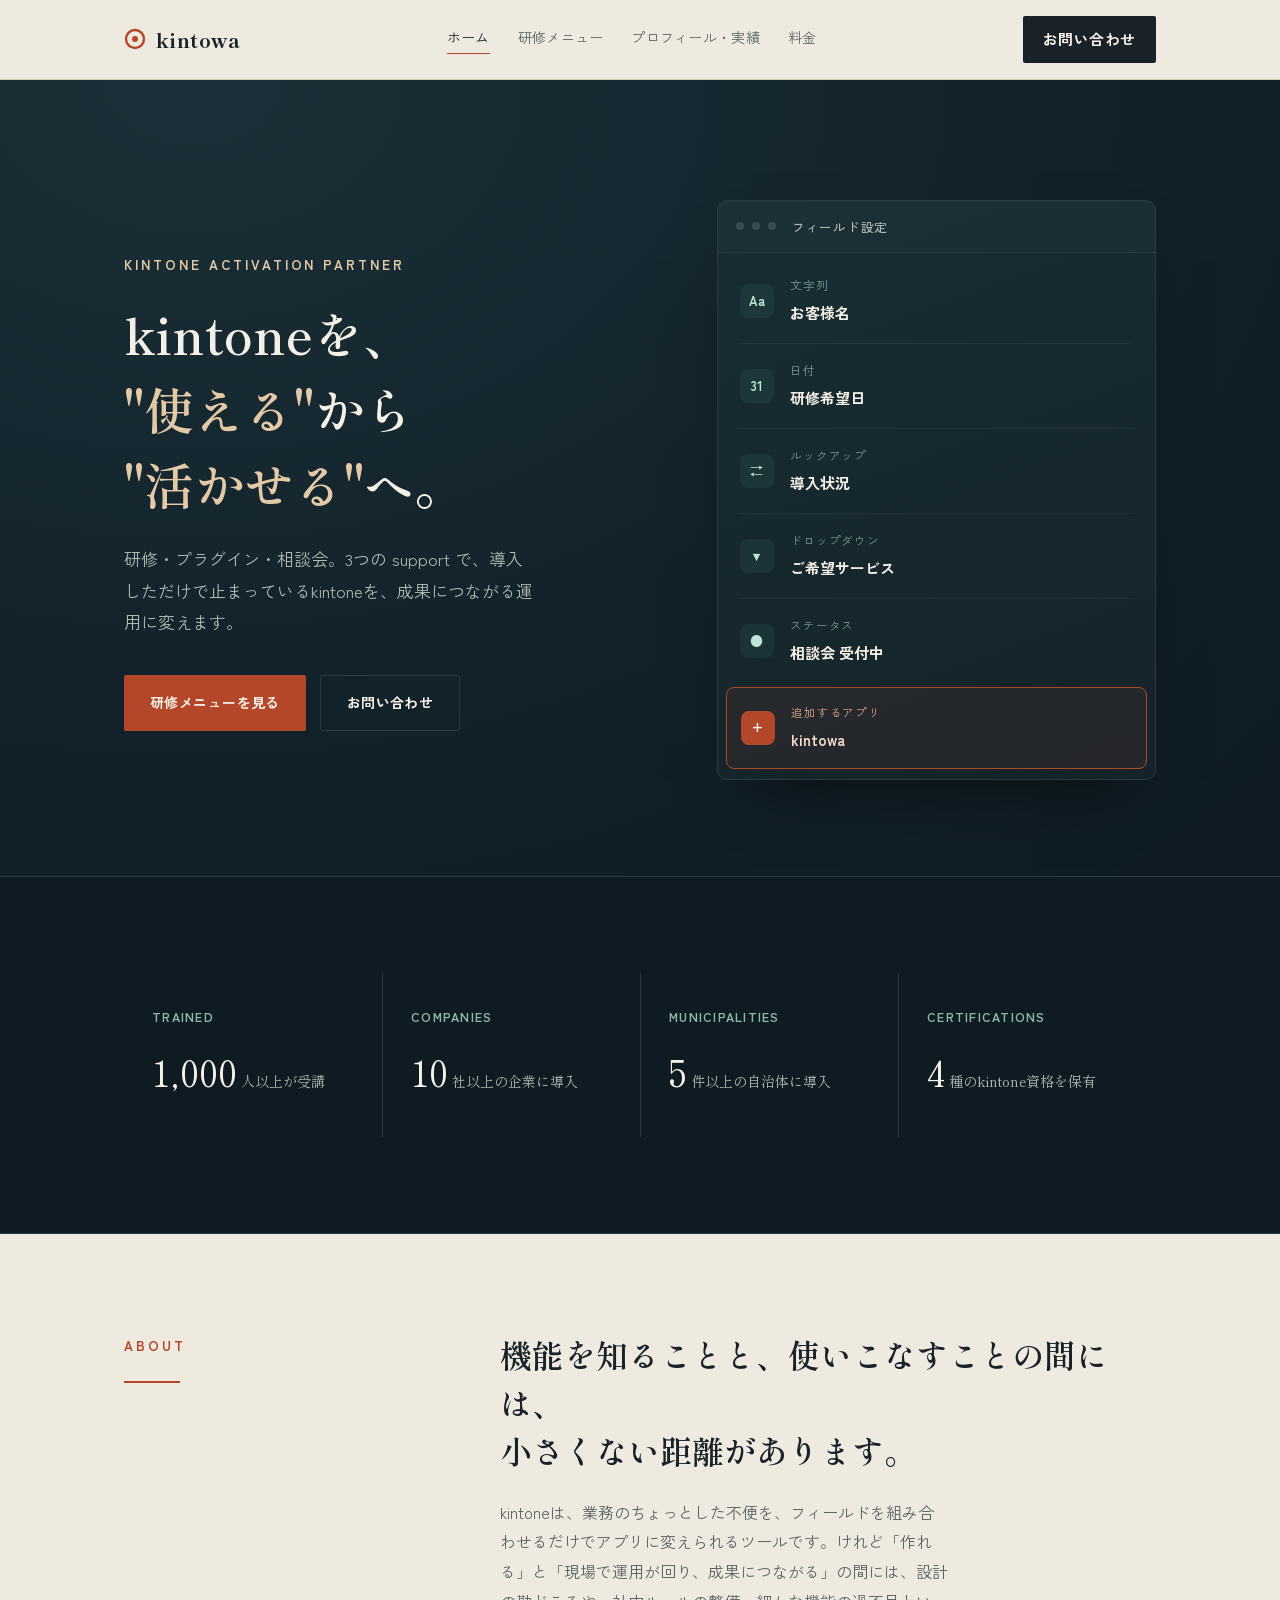
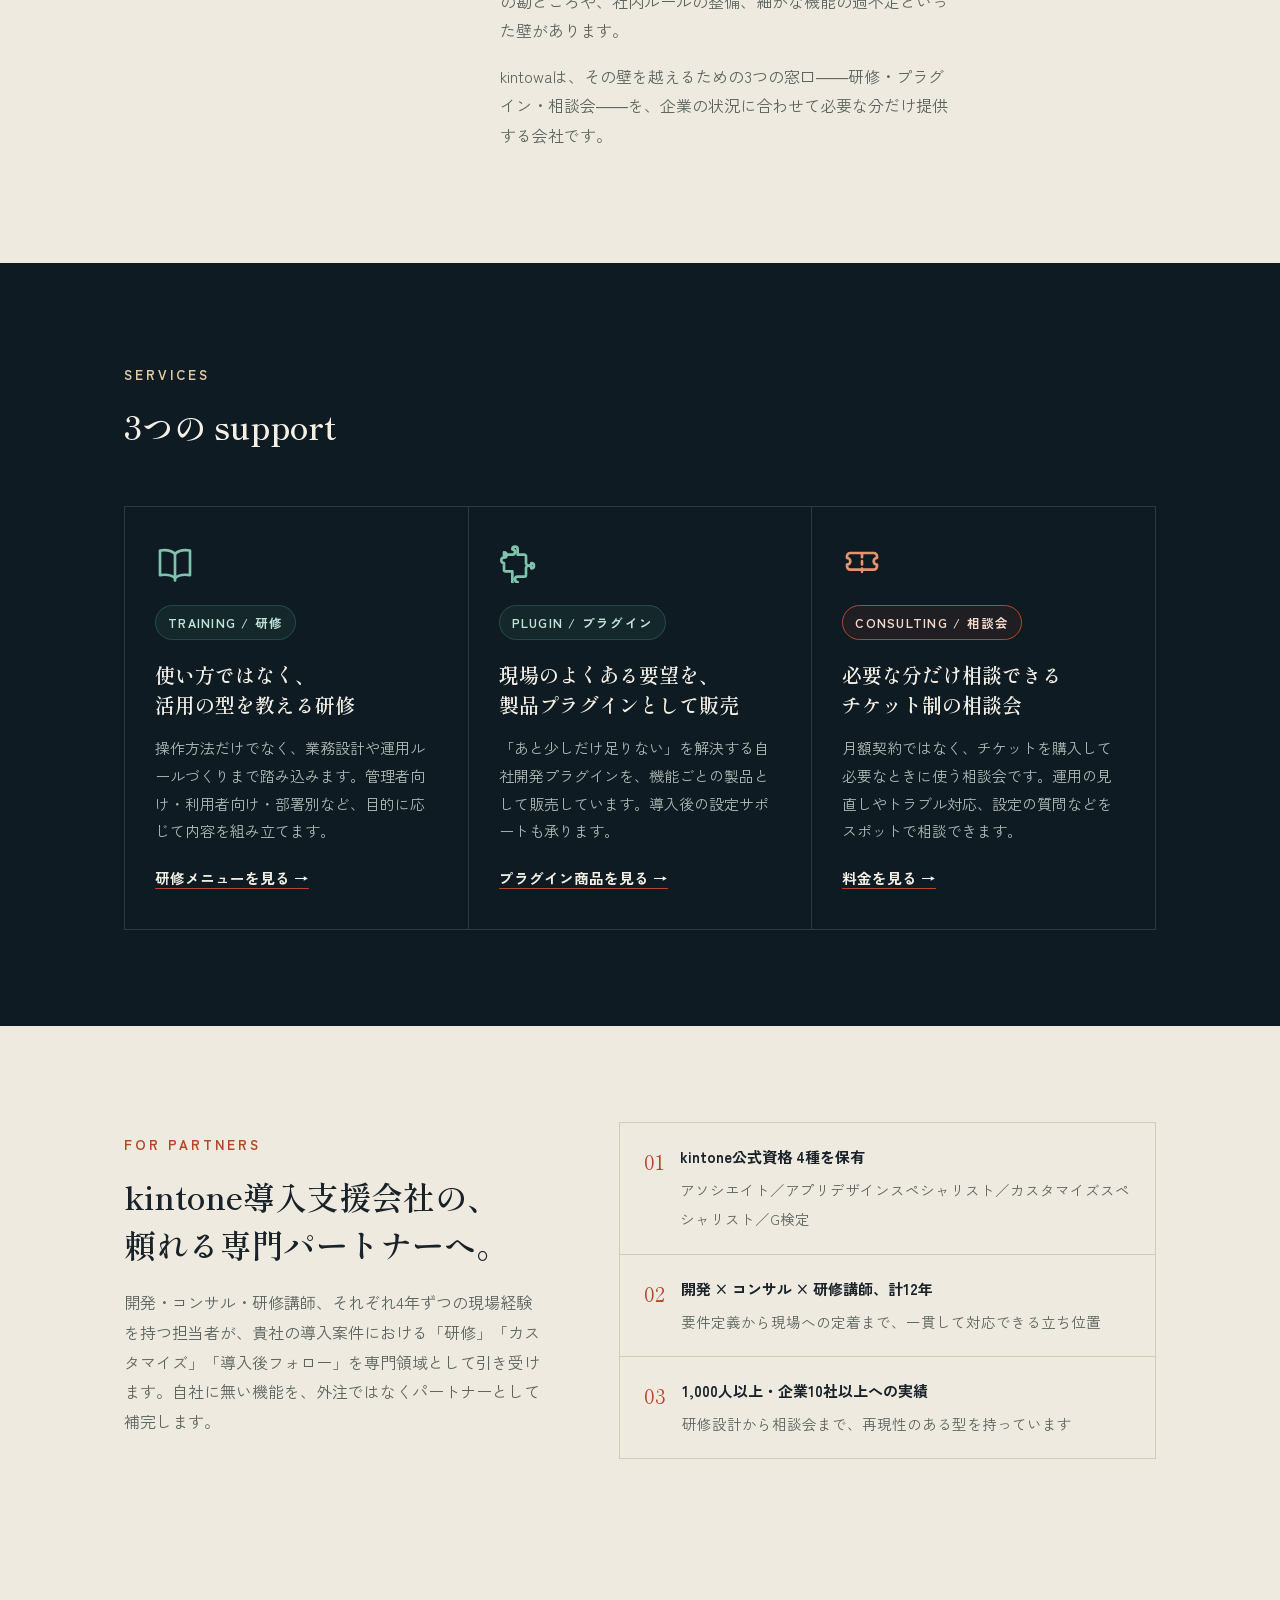
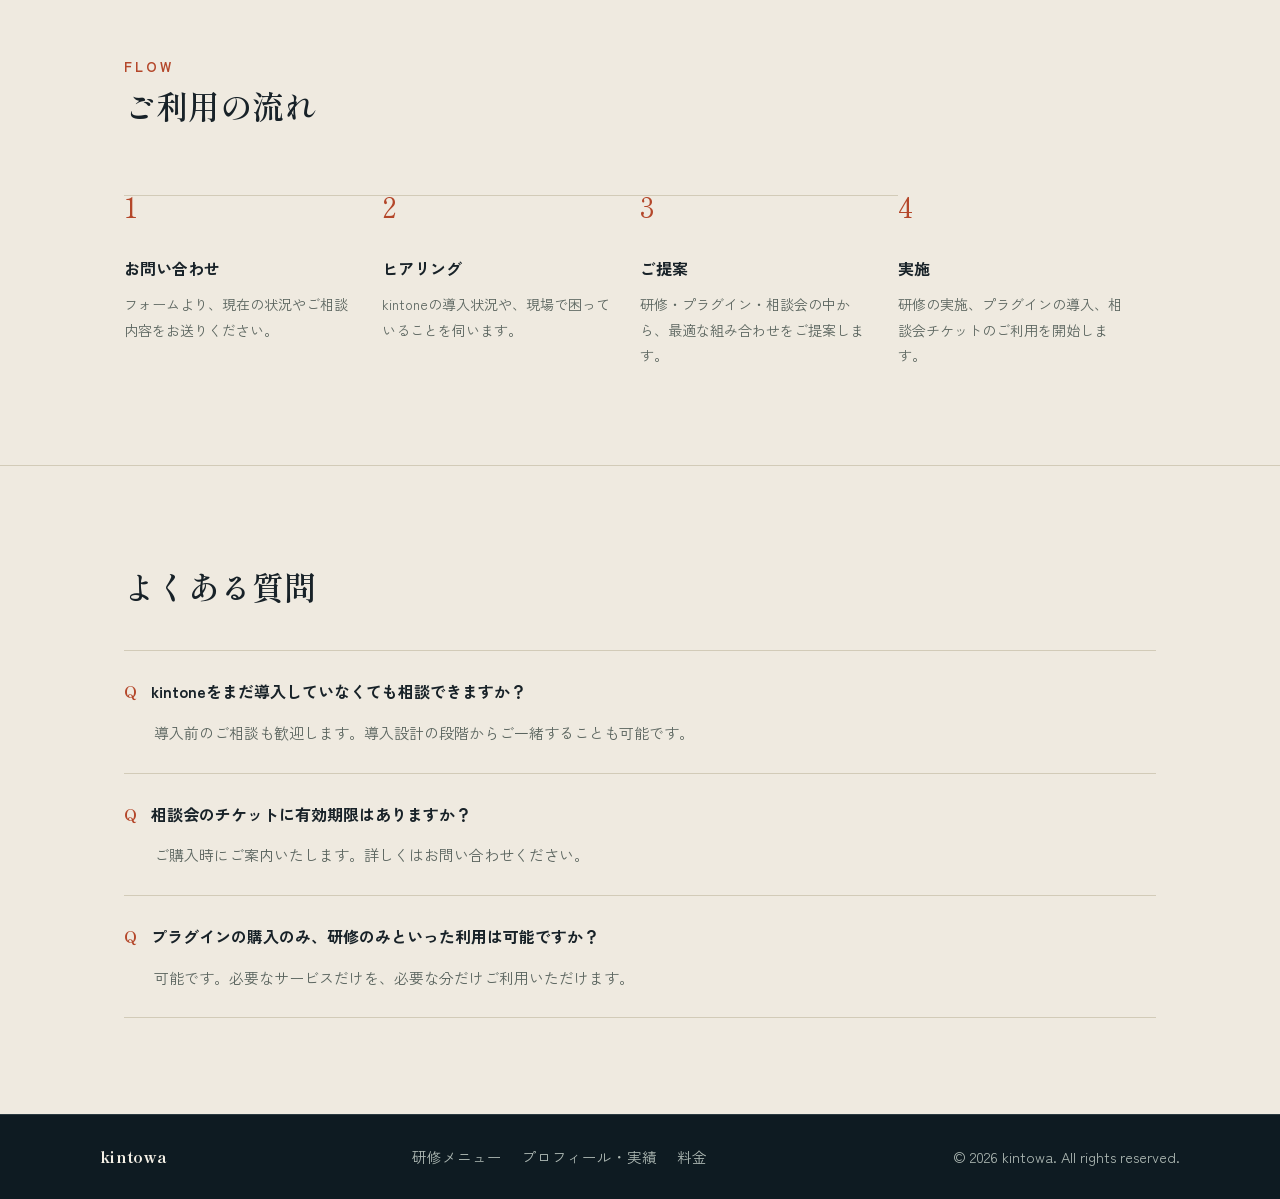
<file: index.html>
<!DOCTYPE html>
<html lang="ja">
<head>
<meta charset="UTF-8">
<meta name="viewport" content="width=device-width, initial-scale=1.0">
<title>kintowa | kintoneを、"使える"から"活かせる"へ</title>
<meta name="description" content="kintowaは、kintoneの研修・プラグイン販売・チケット制相談会を通じて、企業のkintone活用を支援する専門会社です。1,000人以上への研修実績。">
<link rel="stylesheet" href="assets/style.css">
</head>
<body>

<header class="on-light">
  <div class="header-inner">
    <a href="index.html" class="brand">
      <svg class="ring" viewBox="0 0 22 22"><circle cx="11" cy="11" r="9" fill="none" stroke="#B4472A" stroke-width="2.4"/><circle cx="11" cy="11" r="3" fill="#B4472A"/></svg>
      kintowa
    </a>
    <nav class="links">
      <a href="index.html" class="active">ホーム</a>
      <a href="training.html">研修メニュー</a>
      <a href="profile.html">プロフィール・実績</a>
      <a href="price.html">料金</a>
    </nav>
    <a href="price.html#contact" class="nav-cta">お問い合わせ</a>
  </div>
</header>

<section class="hero on-dark" id="top">
  <div class="wrap hero-grid">
    <div>
      <span class="kicker">kintone activation partner</span>
      <h1>kintoneを、<br><em>"使える"</em>から<br><em>"活かせる"</em>へ。</h1>
      <p class="lead">研修・プラグイン・相談会。3つの support で、導入しただけで止まっているkintoneを、成果につながる運用に変えます。</p>
      <div class="hero-cta">
        <a href="training.html" class="btn btn-primary">研修メニューを見る</a>
        <a href="price.html#contact" class="btn btn-ghost">お問い合わせ</a>
      </div>
    </div>
    <div class="field-panel" aria-hidden="true">
      <div class="panel-bar">
        <span class="dot"></span><span class="dot"></span><span class="dot"></span>
        <span class="panel-title">フィールド設定</span>
      </div>
      <div class="panel-body">
        <div class="field-row">
          <span class="field-icon">Aa</span>
          <div class="field-info"><span class="f-type">文字列</span><span class="f-name">お客様名</span></div>
        </div>
        <div class="field-row">
          <span class="field-icon">31</span>
          <div class="field-info"><span class="f-type">日付</span><span class="f-name">研修希望日</span></div>
        </div>
        <div class="field-row">
          <span class="field-icon">⇄</span>
          <div class="field-info"><span class="f-type">ルックアップ</span><span class="f-name">導入状況</span></div>
        </div>
        <div class="field-row">
          <span class="field-icon">▾</span>
          <div class="field-info"><span class="f-type">ドロップダウン</span><span class="f-name">ご希望サービス</span></div>
        </div>
        <div class="field-row">
          <span class="field-icon">●</span>
          <div class="field-info"><span class="f-type">ステータス</span><span class="f-name">相談会 受付中</span></div>
        </div>
        <div class="field-row highlight">
          <span class="field-icon">+</span>
          <div class="field-info"><span class="f-type">追加するアプリ</span><span class="f-name">kintowa</span></div>
        </div>
      </div>
    </div>
  </div>
</section>

<section class="stats" aria-label="実績数値">
  <div class="wrap stats-table">
    <div class="stat-cell">
      <div class="stat-label">TRAINED</div>
      <div class="stat-num">1,000<small>人以上が受講</small></div>
    </div>
    <div class="stat-cell">
      <div class="stat-label">COMPANIES</div>
      <div class="stat-num">10<small>社以上の企業に導入</small></div>
    </div>
    <div class="stat-cell">
      <div class="stat-label">MUNICIPALITIES</div>
      <div class="stat-num">5<small>件以上の自治体に導入</small></div>
    </div>
    <div class="stat-cell">
      <div class="stat-label">CERTIFICATIONS</div>
      <div class="stat-num">4<small>種のkintone資格を保有</small></div>
    </div>
  </div>
</section>

<section class="about on-light" id="about">
  <div class="wrap about-grid">
    <div>
      <span class="kicker">about</span>
      <div class="rule"></div>
    </div>
    <div>
      <h2>機能を知ることと、使いこなすことの間には、<br>小さくない距離があります。</h2>
      <p style="margin-top:24px;">kintoneは、業務のちょっとした不便を、フィールドを組み合わせるだけでアプリに変えられるツールです。けれど「作れる」と「現場で運用が回り、成果につながる」の間には、設計の勘どころや、社内ルールの整備、細かな機能の過不足といった壁があります。</p>
      <p>kintowaは、その壁を越えるための3つの窓口――研修・プラグイン・相談会――を、企業の状況に合わせて必要な分だけ提供する会社です。</p>
    </div>
  </div>
</section>

<section class="services on-dark" id="services">
  <div class="wrap">
    <div class="sec-head">
      <span class="kicker">services</span>
      <h2>3つの support</h2>
    </div>
    <div class="svc-grid">
      <div class="svc-card f1">
        <svg class="svc-icon f1" viewBox="0 0 24 24" fill="none" stroke="currentColor" stroke-width="1.6" stroke-linecap="round" stroke-linejoin="round">
          <path d="M12 6.5C10 4.6 6.8 3.9 3 4.5v14.8c3.8-.6 7-.1 9 1.7"/>
          <path d="M12 6.5c2-1.9 5.2-2.6 9-2v14.8c-3.8-.6-7-.1-9 1.7"/>
          <path d="M12 6.5v16"/>
        </svg>
        <span class="tagchip">TRAINING / 研修</span>
        <h3>使い方ではなく、<br>活用の型を教える研修</h3>
        <p>操作方法だけでなく、業務設計や運用ルールづくりまで踏み込みます。管理者向け・利用者向け・部署別など、目的に応じて内容を組み立てます。</p>
        <a href="training.html" class="svc-link">研修メニューを見る →</a>
      </div>
      <div class="svc-card f2">
        <svg class="svc-icon f2" viewBox="0 0 24 24" fill="none" stroke="currentColor" stroke-width="1.6" stroke-linecap="round" stroke-linejoin="round">
          <path d="M4 7h4a1.6 1.6 0 0 0 0-3.2 1.6 1.6 0 0 1 3.2 0V7h4a1 1 0 0 1 1 1v4a1.6 1.6 0 0 0 3.2 0 1.6 1.6 0 0 1 0 3.2 1.6 1.6 0 0 0-3.2 0v4a1 1 0 0 1-1 1h-4a1.6 1.6 0 0 0 0 3.2 1.6 1.6 0 0 1-3.2 0V17H4a1 1 0 0 1-1-1v-4a1.6 1.6 0 0 1 0-3.2 1.6 1.6 0 0 0 0-3.2V8a1 1 0 0 1 1-1z"/>
        </svg>
        <span class="tagchip">PLUGIN / プラグイン</span>
        <h3>現場のよくある要望を、<br>製品プラグインとして販売</h3>
        <p>「あと少しだけ足りない」を解決する自社開発プラグインを、機能ごとの製品として販売しています。導入後の設定サポートも承ります。</p>
        <a href="price.html#products" class="svc-link">プラグイン商品を見る →</a>
      </div>
      <div class="svc-card f3">
        <svg class="svc-icon f3" viewBox="0 0 24 24" fill="none" stroke="currentColor" stroke-width="1.6" stroke-linecap="round" stroke-linejoin="round">
          <path d="M3 8a2 2 0 0 1 2-2h14a2 2 0 0 1 2 2v1a2 2 0 0 0 0 4v1a2 2 0 0 1-2 2H5a2 2 0 0 1-2-2v-1a2 2 0 0 0 0-4V8z"/>
          <line x1="12" y1="6.5" x2="12" y2="17.5" stroke-dasharray="2 2.4"/>
        </svg>
        <span class="tagchip">CONSULTING / 相談会</span>
        <h3>必要な分だけ相談できる<br>チケット制の相談会</h3>
        <p>月額契約ではなく、チケットを購入して必要なときに使う相談会です。運用の見直しやトラブル対応、設定の質問などをスポットで相談できます。</p>
        <a href="price.html" class="svc-link">料金を見る →</a>
      </div>
    </div>
  </div>
</section>

<section class="partner on-light" id="partner">
  <div class="wrap partner-grid">
    <div>
      <span class="kicker">for partners</span>
      <h2 style="margin-top:14px;">kintone導入支援会社の、<br>頼れる専門パートナーへ。</h2>
      <p style="margin-top:20px;">開発・コンサル・研修講師、それぞれ4年ずつの現場経験を持つ担当者が、貴社の導入案件における「研修」「カスタマイズ」「導入後フォロー」を専門領域として引き受けます。自社に無い機能を、外注ではなくパートナーとして補完します。</p>
    </div>
    <div class="partner-badges">
      <div class="partner-badge">
        <span class="mk">01</span>
        <div class="tx">
          <b>kintone公式資格 4種を保有</b>
          <span>アソシエイト／アプリデザインスペシャリスト／カスタマイズスペシャリスト／G検定</span>
        </div>
      </div>
      <div class="partner-badge">
        <span class="mk">02</span>
        <div class="tx">
          <b>開発 × コンサル × 研修講師、計12年</b>
          <span>要件定義から現場への定着まで、一貫して対応できる立ち位置</span>
        </div>
      </div>
      <div class="partner-badge">
        <span class="mk">03</span>
        <div class="tx">
          <b>1,000人以上・企業10社以上への実績</b>
          <span>研修設計から相談会まで、再現性のある型を持っています</span>
        </div>
      </div>
    </div>
  </div>
</section>

<section class="flow on-light" id="flow">
  <div class="wrap">
    <div class="sec-head">
      <span class="kicker">flow</span>
      <h2>ご利用の流れ</h2>
    </div>
    <div class="steps">
      <div class="step">
        <span class="num">1</span>
        <h4>お問い合わせ</h4>
        <p>フォームより、現在の状況やご相談内容をお送りください。</p>
      </div>
      <div class="step">
        <span class="num">2</span>
        <h4>ヒアリング</h4>
        <p>kintoneの導入状況や、現場で困っていることを伺います。</p>
      </div>
      <div class="step">
        <span class="num">3</span>
        <h4>ご提案</h4>
        <p>研修・プラグイン・相談会の中から、最適な組み合わせをご提案します。</p>
      </div>
      <div class="step">
        <span class="num">4</span>
        <h4>実施</h4>
        <p>研修の実施、プラグインの導入、相談会チケットのご利用を開始します。</p>
      </div>
    </div>
  </div>
</section>

<section class="faq on-light" id="faq">
  <div class="wrap">
    <h2>よくある質問</h2>
    <div class="qa">
      <div class="q"><span class="mark">Q</span>kintoneをまだ導入していなくても相談できますか？</div>
      <div class="a">導入前のご相談も歓迎します。導入設計の段階からご一緒することも可能です。</div>
    </div>
    <div class="qa">
      <div class="q"><span class="mark">Q</span>相談会のチケットに有効期限はありますか？</div>
      <div class="a">ご購入時にご案内いたします。詳しくはお問い合わせください。</div>
    </div>
    <div class="qa">
      <div class="q"><span class="mark">Q</span>プラグインの購入のみ、研修のみといった利用は可能ですか？</div>
      <div class="a">可能です。必要なサービスだけを、必要な分だけご利用いただけます。</div>
    </div>
  </div>
</section>

<footer>
  <div class="wrap footer-inner">
    <span class="brand">kintowa</span>
    <div class="footer-links">
      <a href="training.html">研修メニュー</a>
      <a href="profile.html">プロフィール・実績</a>
      <a href="price.html">料金</a>
    </div>
    <span>© 2026 kintowa. All rights reserved.</span>
  </div>
</footer>

</body>
</html>
</file>
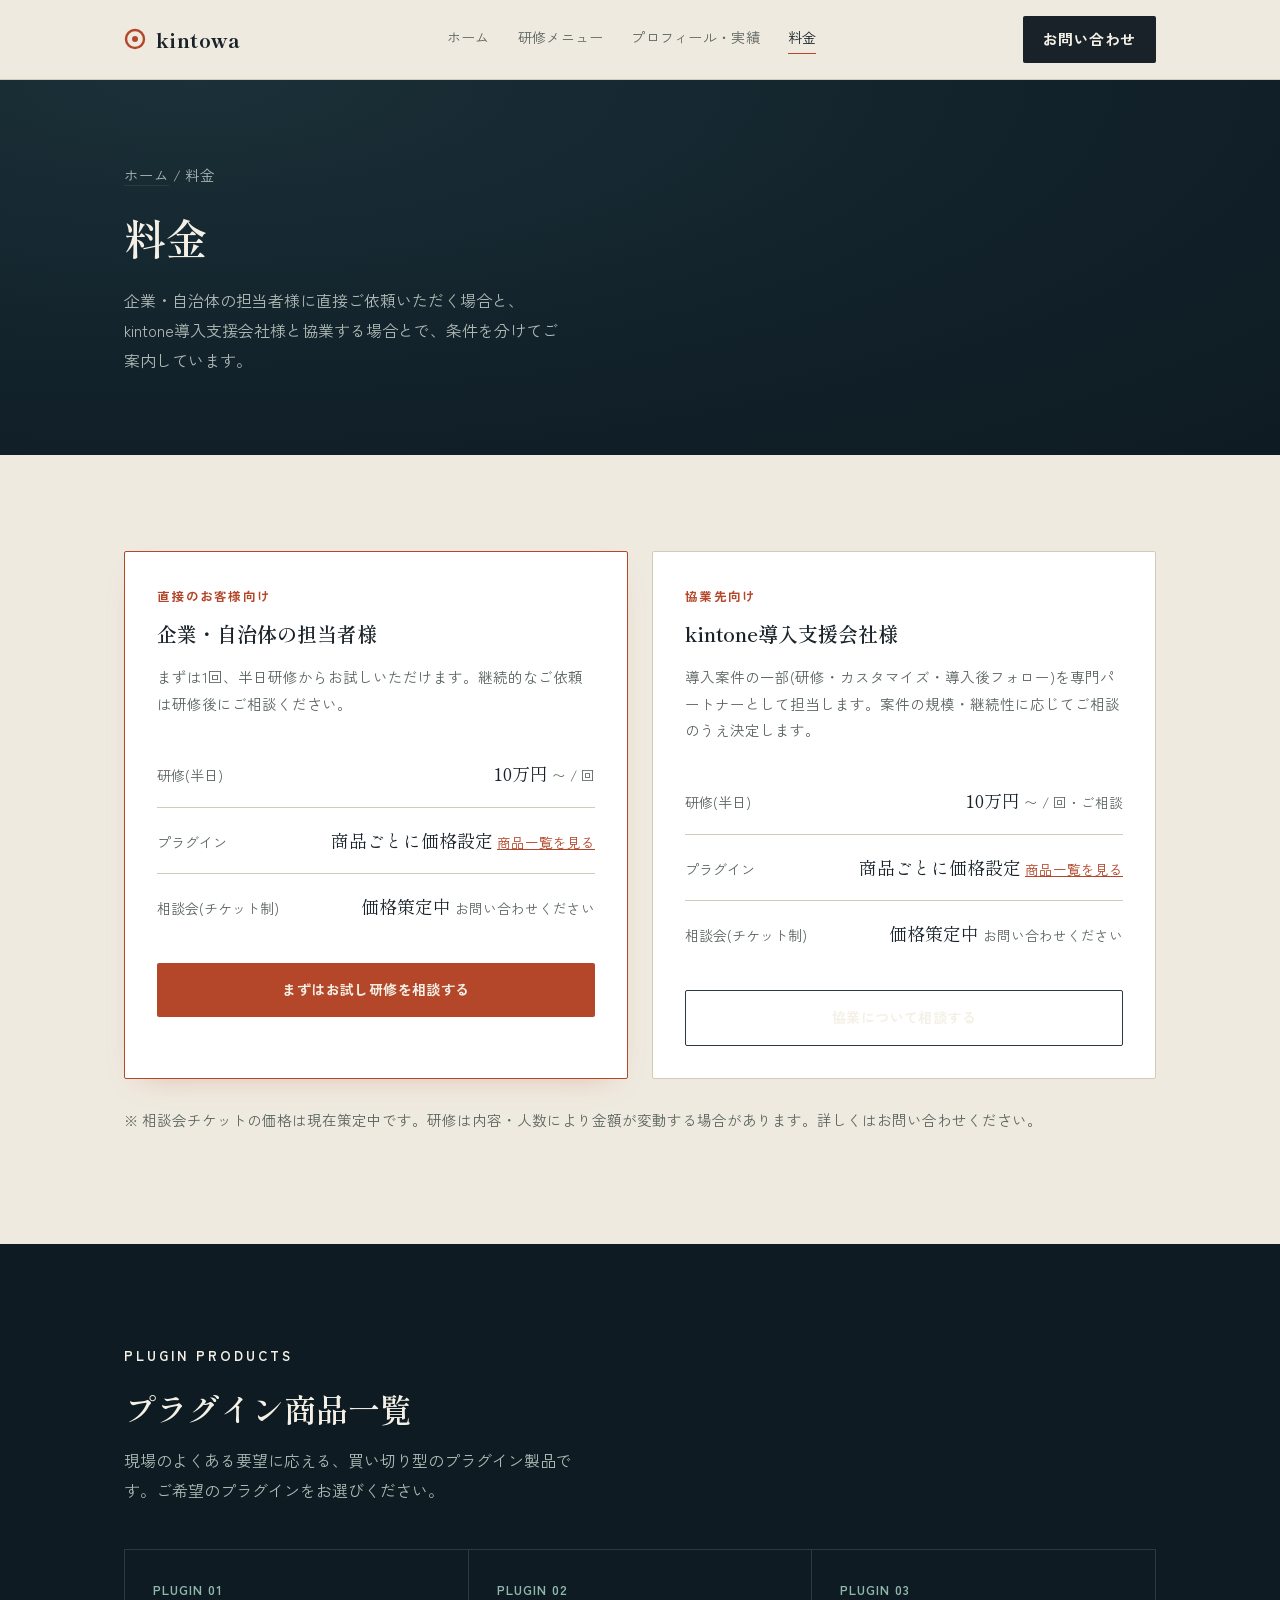
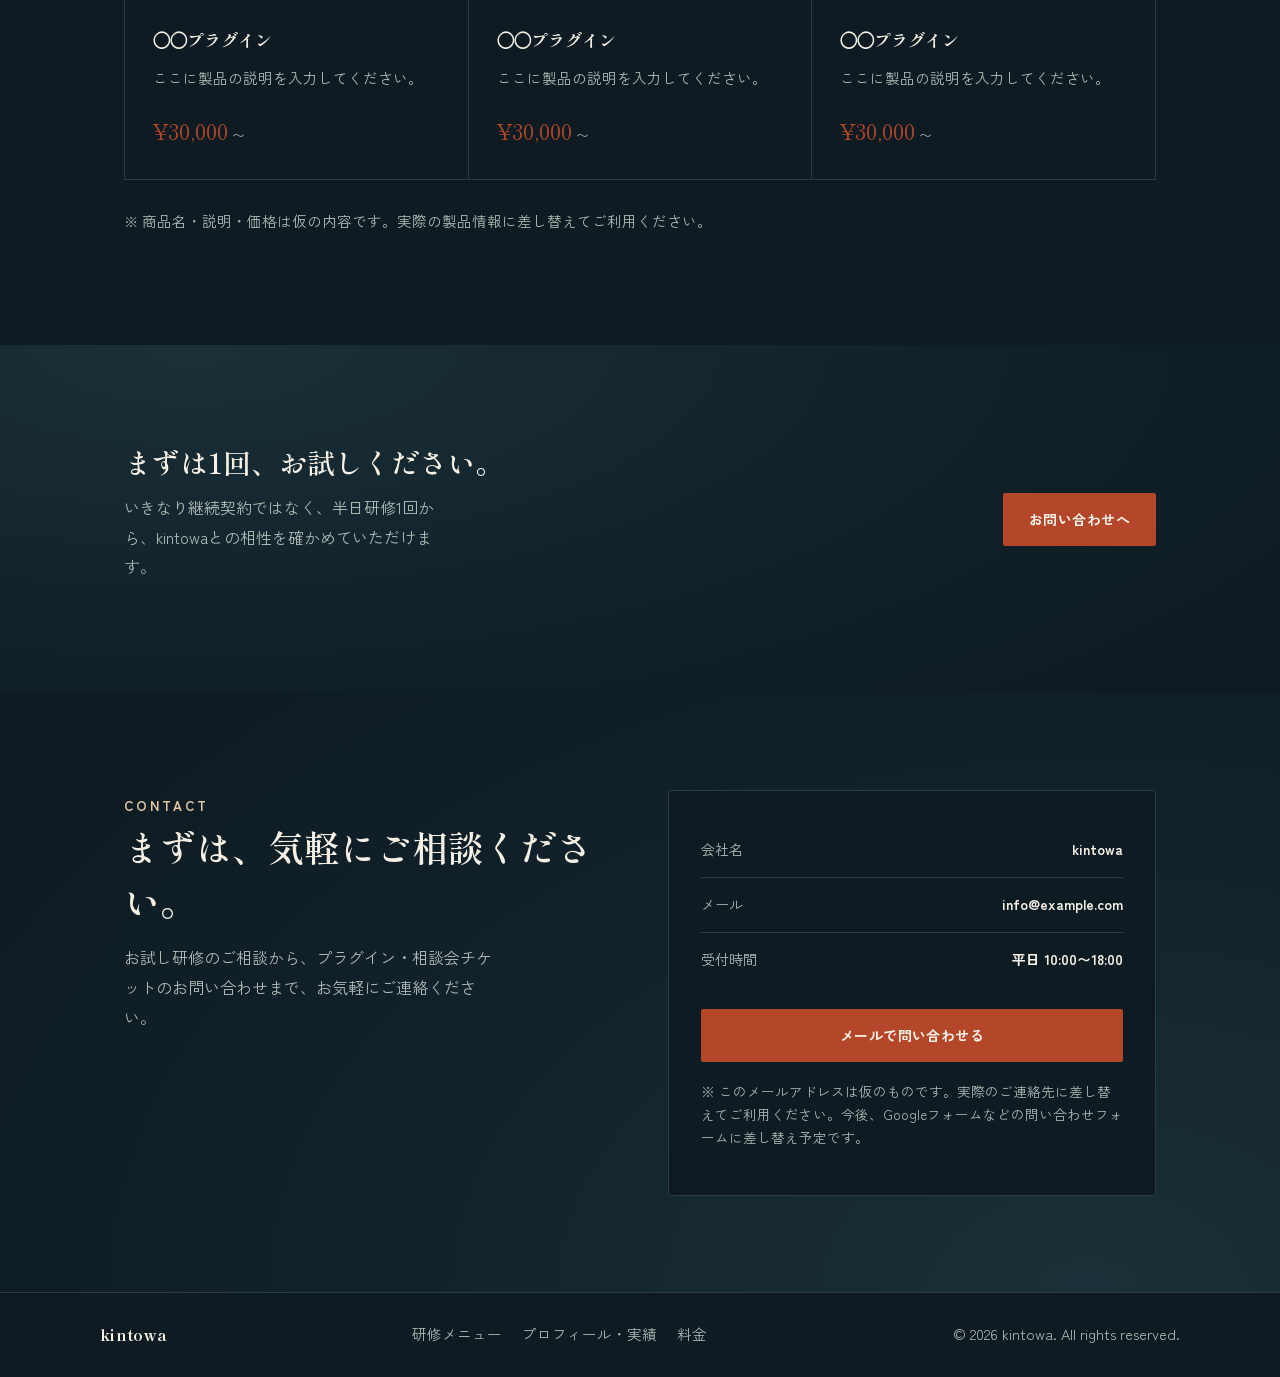
<file: price.html>
<!DOCTYPE html>
<html lang="ja">
<head>
<meta charset="UTF-8">
<meta name="viewport" content="width=device-width, initial-scale=1.0">
<title>料金 | kintowa</title>
<meta name="description" content="kintowaの料金プラン。企業・自治体の担当者様向け、kintone導入支援会社様向けにそれぞれご案内します。まずは半日研修からお試しいただけます。">
<link rel="stylesheet" href="assets/style.css">
</head>
<body>

<header class="on-light">
  <div class="header-inner">
    <a href="index.html" class="brand">
      <svg class="ring" viewBox="0 0 22 22"><circle cx="11" cy="11" r="9" fill="none" stroke="#B4472A" stroke-width="2.4"/><circle cx="11" cy="11" r="3" fill="#B4472A"/></svg>
      kintowa
    </a>
    <nav class="links">
      <a href="index.html">ホーム</a>
      <a href="training.html">研修メニュー</a>
      <a href="profile.html">プロフィール・実績</a>
      <a href="price.html" class="active">料金</a>
    </nav>
    <a href="#contact" class="nav-cta">お問い合わせ</a>
  </div>
</header>

<section class="page-hero">
  <div class="wrap">
    <span class="crumb"><a href="index.html">ホーム</a> / 料金</span>
    <h1>料金</h1>
    <p class="lead">企業・自治体の担当者様に直接ご依頼いただく場合と、kintone導入支援会社様と協業する場合とで、条件を分けてご案内しています。</p>
  </div>
</section>

<section class="price-toggle-note" id="plans">
  <div class="wrap">
    <div class="price-plans">

      <div class="plan-card direct">
        <span class="plan-tag">直接のお客様向け</span>
        <h3>企業・自治体の担当者様</h3>
        <p class="plan-note">まずは1回、半日研修からお試しいただけます。継続的なご依頼は研修後にご相談ください。</p>
        <div class="plan-row">
          <span class="p-name">研修(半日)</span>
          <span class="p-val">10万円<small>〜 / 回</small></span>
        </div>
        <div class="plan-row">
          <span class="p-name">プラグイン</span>
          <span class="p-val">商品ごとに価格設定<small><a href="#products" style="color:var(--stamp);text-decoration:underline;">商品一覧を見る</a></small></span>
        </div>
        <div class="plan-row">
          <span class="p-name">相談会(チケット制)</span>
          <span class="p-val">価格策定中<small>お問い合わせください</small></span>
        </div>
        <a href="#contact" class="btn btn-primary" style="width:100%;justify-content:center;margin-top:24px;">まずはお試し研修を相談する</a>
      </div>

      <div class="plan-card">
        <span class="plan-tag">協業先向け</span>
        <h3>kintone導入支援会社様</h3>
        <p class="plan-note">導入案件の一部(研修・カスタマイズ・導入後フォロー)を専門パートナーとして担当します。案件の規模・継続性に応じてご相談のうえ決定します。</p>
        <div class="plan-row">
          <span class="p-name">研修(半日)</span>
          <span class="p-val">10万円<small>〜 / 回・ご相談</small></span>
        </div>
        <div class="plan-row">
          <span class="p-name">プラグイン</span>
          <span class="p-val">商品ごとに価格設定<small><a href="#products" style="color:var(--stamp);text-decoration:underline;">商品一覧を見る</a></small></span>
        </div>
        <div class="plan-row">
          <span class="p-name">相談会(チケット制)</span>
          <span class="p-val">価格策定中<small>お問い合わせください</small></span>
        </div>
        <a href="#contact" class="btn btn-ghost" style="width:100%;justify-content:center;margin-top:24px;">協業について相談する</a>
      </div>

    </div>
    <p style="margin-top:28px;color:var(--muted-on-light);font-size:14.5px;">※ 相談会チケットの価格は現在策定中です。研修は内容・人数により金額が変動する場合があります。詳しくはお問い合わせください。</p>
  </div>
</section>

<section class="products" id="products">
  <div class="wrap">
    <div class="sec-head">
      <span class="kicker">plugin products</span>
      <h2 style="margin-top:14px;">プラグイン商品一覧</h2>
      <p style="color:var(--muted-on-dark);margin-top:14px;max-width:56ch;">現場のよくある要望に応える、買い切り型のプラグイン製品です。ご希望のプラグインをお選びください。</p>
    </div>
    <div class="product-grid">
      <div class="product-card">
        <div class="p-tag">PLUGIN 01</div>
        <h4>◯◯プラグイン</h4>
        <p>ここに製品の説明を入力してください。</p>
        <div class="p-price">¥30,000<small>〜</small></div>
      </div>
      <div class="product-card">
        <div class="p-tag">PLUGIN 02</div>
        <h4>◯◯プラグイン</h4>
        <p>ここに製品の説明を入力してください。</p>
        <div class="p-price">¥30,000<small>〜</small></div>
      </div>
      <div class="product-card">
        <div class="p-tag">PLUGIN 03</div>
        <h4>◯◯プラグイン</h4>
        <p>ここに製品の説明を入力してください。</p>
        <div class="p-price">¥30,000<small>〜</small></div>
      </div>
    </div>
    <p style="margin-top:28px;color:var(--muted-on-dark);font-size:14.5px;">※ 商品名・説明・価格は仮の内容です。実際の製品情報に差し替えてご利用ください。</p>
  </div>
</section>

<section class="trial-cta">
  <div class="wrap">
    <div>
      <h2>まずは1回、お試しください。</h2>
      <p>いきなり継続契約ではなく、半日研修1回から、kintowaとの相性を確かめていただけます。</p>
    </div>
    <a href="#contact" class="btn btn-primary">お問い合わせへ</a>
  </div>
</section>

<section class="contact on-dark" id="contact">
  <div class="wrap contact-inner">
    <div>
      <span class="kicker">contact</span>
      <h2>まずは、気軽にご相談ください。</h2>
      <p class="lead">お試し研修のご相談から、プラグイン・相談会チケットのお問い合わせまで、お気軽にご連絡ください。</p>
    </div>
    <div class="contact-card">
      <div class="row"><span>会社名</span><span>kintowa</span></div>
      <div class="row"><span>メール</span><span><a href="mailto:info@example.com">info@example.com</a></span></div>
      <div class="row"><span>受付時間</span><span>平日 10:00〜18:00</span></div>
      <a href="mailto:info@example.com" class="btn btn-primary" style="width:100%;justify-content:center;margin-top:22px;">メールで問い合わせる</a>
      <p class="contact-note">※ このメールアドレスは仮のものです。実際のご連絡先に差し替えてご利用ください。今後、Googleフォームなどの問い合わせフォームに差し替え予定です。</p>
    </div>
  </div>
</section>

<footer>
  <div class="wrap footer-inner">
    <span class="brand">kintowa</span>
    <div class="footer-links">
      <a href="training.html">研修メニュー</a>
      <a href="profile.html">プロフィール・実績</a>
      <a href="price.html">料金</a>
    </div>
    <span>© 2026 kintowa. All rights reserved.</span>
  </div>
</footer>

</body>
</html>
</file>
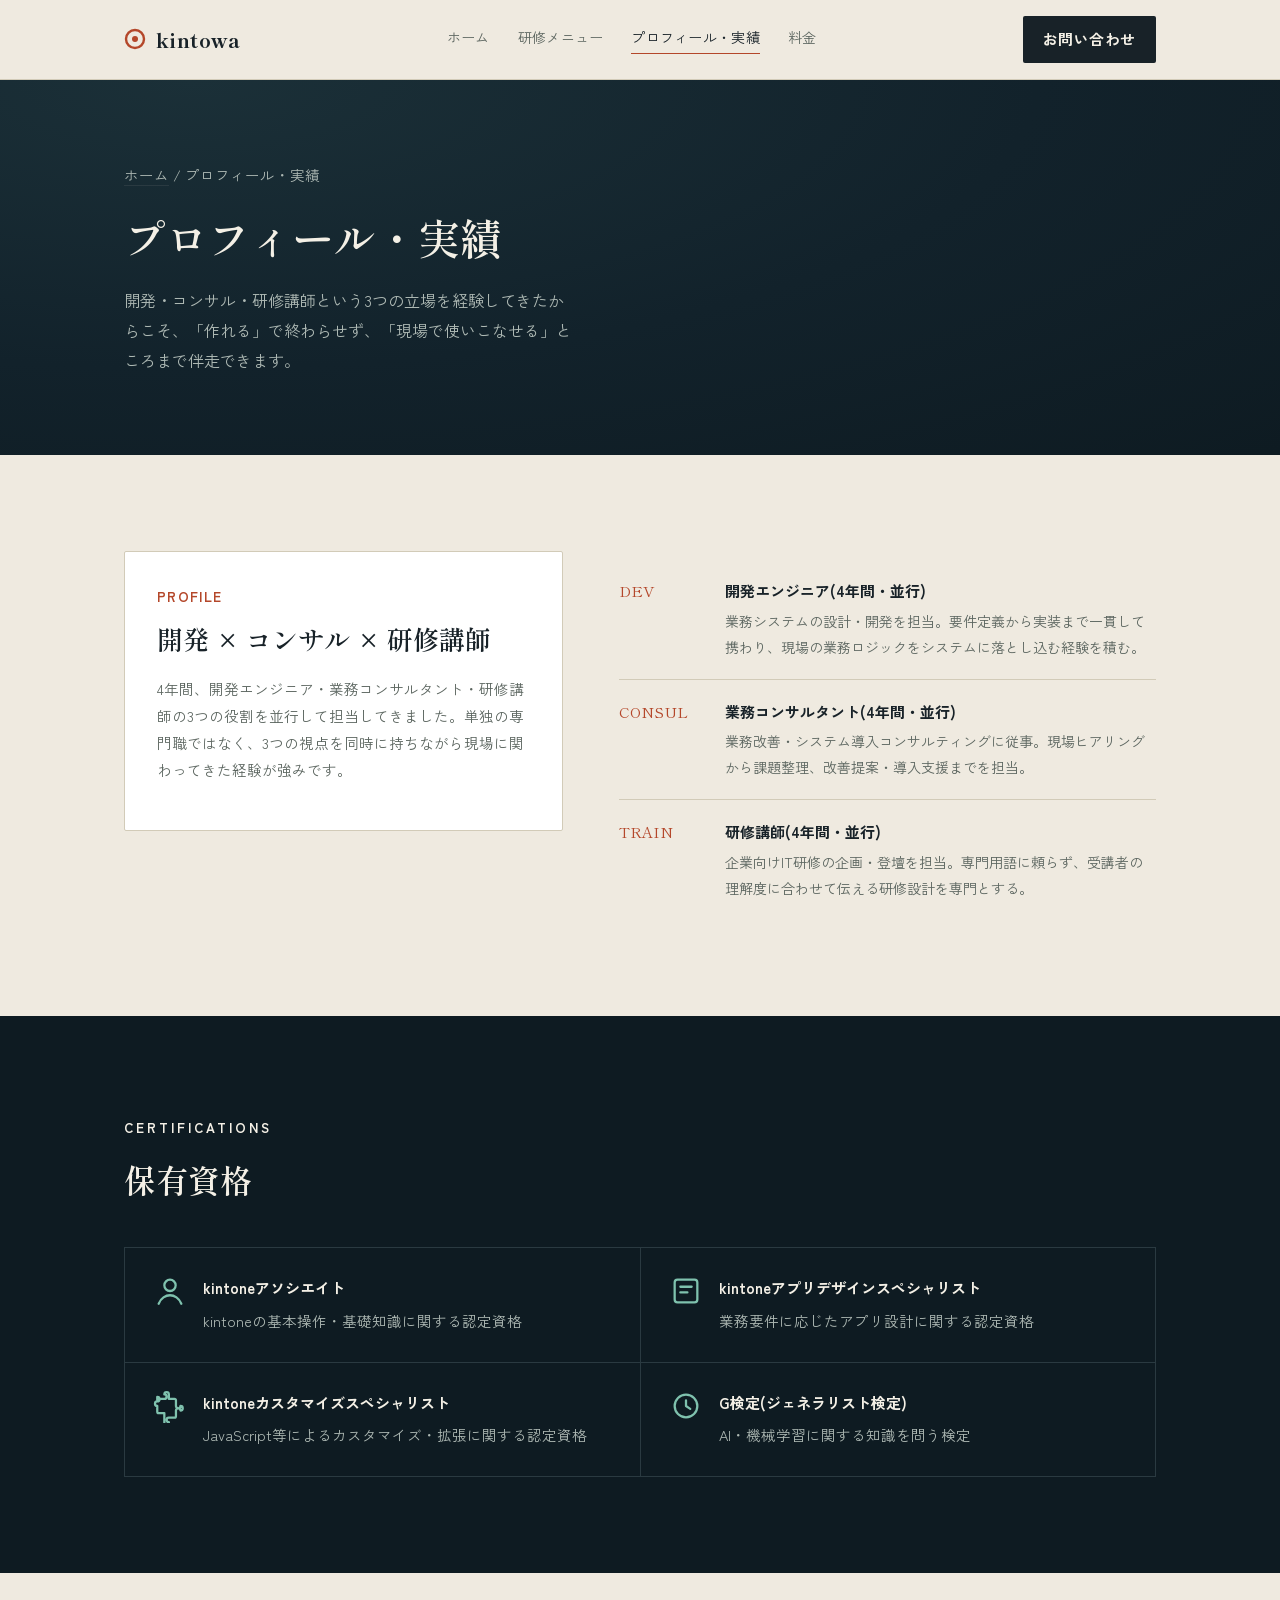
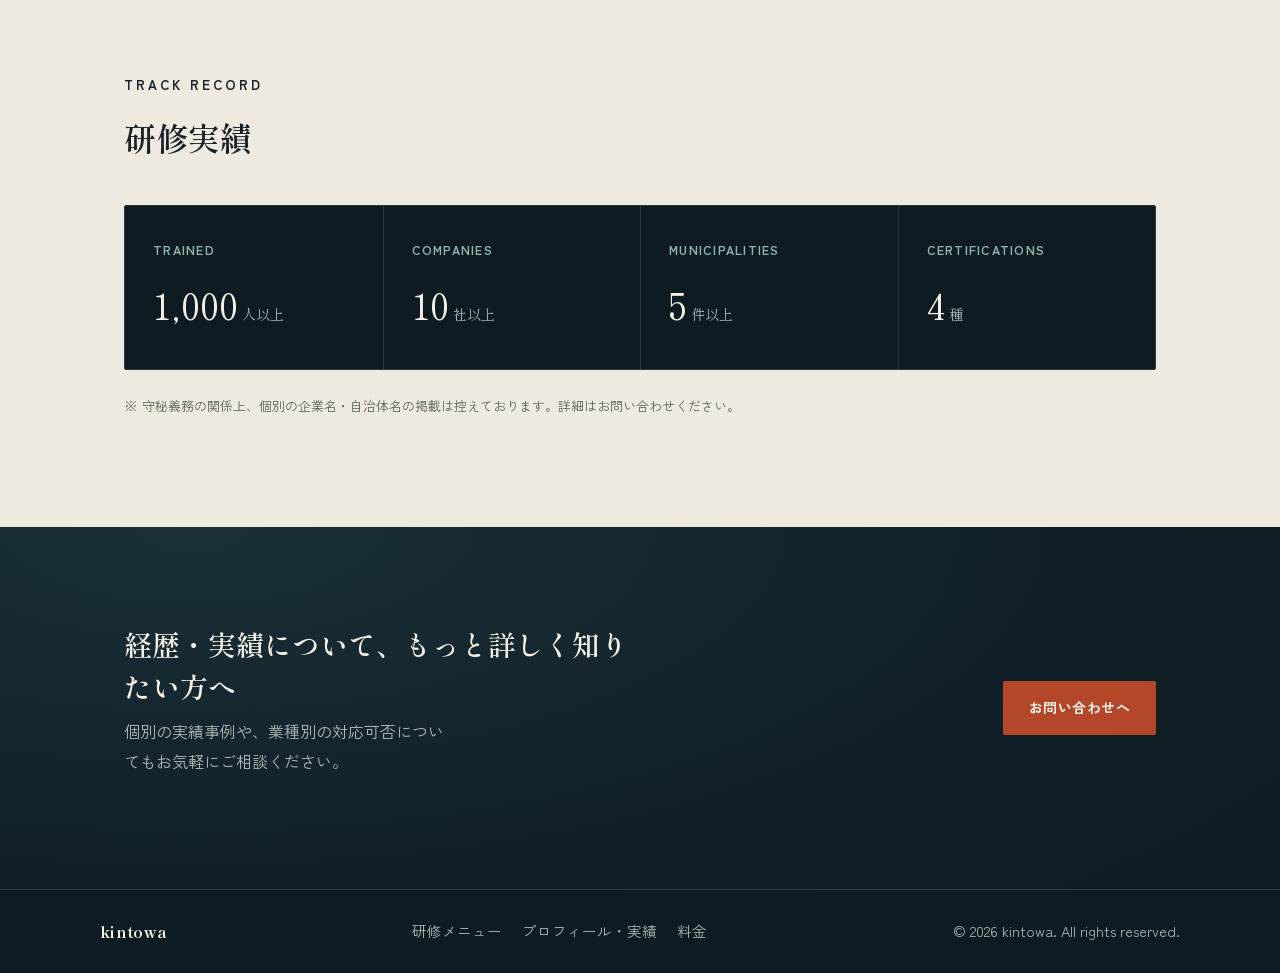
<file: profile.html>
<!DOCTYPE html>
<html lang="ja">
<head>
<meta charset="UTF-8">
<meta name="viewport" content="width=device-width, initial-scale=1.0">
<title>プロフィール・実績 | kintowa</title>
<meta name="description" content="kintowa代表のプロフィールと実績。開発エンジニア×コンサル×研修講師、計12年の経験。kintone公式資格4種保有。1,000人以上への研修実績。">
<link rel="stylesheet" href="assets/style.css">
</head>
<body>

<header class="on-light">
  <div class="header-inner">
    <a href="index.html" class="brand">
      <svg class="ring" viewBox="0 0 22 22"><circle cx="11" cy="11" r="9" fill="none" stroke="#B4472A" stroke-width="2.4"/><circle cx="11" cy="11" r="3" fill="#B4472A"/></svg>
      kintowa
    </a>
    <nav class="links">
      <a href="index.html">ホーム</a>
      <a href="training.html">研修メニュー</a>
      <a href="profile.html" class="active">プロフィール・実績</a>
      <a href="price.html">料金</a>
    </nav>
    <a href="price.html#contact" class="nav-cta">お問い合わせ</a>
  </div>
</header>

<section class="page-hero">
  <div class="wrap">
    <span class="crumb"><a href="index.html">ホーム</a> / プロフィール・実績</span>
    <h1>プロフィール・実績</h1>
    <p class="lead">開発・コンサル・研修講師という3つの立場を経験してきたからこそ、「作れる」で終わらせず、「現場で使いこなせる」ところまで伴走できます。</p>
  </div>
</section>

<section class="profile-head" id="profile">
  <div class="wrap profile-grid">
    <div class="profile-card">
      <div class="role">PROFILE</div>
      <h2>開発 × コンサル × 研修講師</h2>
      <p style="color:var(--muted-on-light);font-size:14.5px;">4年間、開発エンジニア・業務コンサルタント・研修講師の3つの役割を並行して担当してきました。単独の専門職ではなく、3つの視点を同時に持ちながら現場に関わってきた経験が強みです。</p>
    </div>
    <div>
      <div class="timeline">
        <div class="tl-item">
          <div class="dur">DEV</div>
          <div>
            <div class="role-title">開発エンジニア(4年間・並行)</div>
            <p>業務システムの設計・開発を担当。要件定義から実装まで一貫して携わり、現場の業務ロジックをシステムに落とし込む経験を積む。</p>
          </div>
        </div>
        <div class="tl-item">
          <div class="dur">CONSUL</div>
          <div>
            <div class="role-title">業務コンサルタント(4年間・並行)</div>
            <p>業務改善・システム導入コンサルティングに従事。現場ヒアリングから課題整理、改善提案・導入支援までを担当。</p>
          </div>
        </div>
        <div class="tl-item">
          <div class="dur">TRAIN</div>
          <div>
            <div class="role-title">研修講師(4年間・並行)</div>
            <p>企業向けIT研修の企画・登壇を担当。専門用語に頼らず、受講者の理解度に合わせて伝える研修設計を専門とする。</p>
          </div>
        </div>
      </div>
    </div>
  </div>
</section>

<section class="certs" id="certs">
  <div class="wrap">
    <div class="sec-head">
      <span class="kicker">certifications</span>
      <h2 style="margin-top:14px;">保有資格</h2>
    </div>
    <div class="cert-grid">
      <div class="cert-card">
        <svg class="cmk" viewBox="0 0 24 24" fill="none" stroke="currentColor" stroke-width="1.6" stroke-linecap="round" stroke-linejoin="round"><circle cx="12" cy="8" r="4"/><path d="M4 21c1.5-4 5-6 8-6s6.5 2 8 6"/></svg>
        <div>
          <b>kintoneアソシエイト</b>
          <span>kintoneの基本操作・基礎知識に関する認定資格</span>
        </div>
      </div>
      <div class="cert-card">
        <svg class="cmk" viewBox="0 0 24 24" fill="none" stroke="currentColor" stroke-width="1.6" stroke-linecap="round" stroke-linejoin="round"><rect x="4" y="4" width="16" height="16" rx="2"/><path d="M8 9h8M8 13h5"/></svg>
        <div>
          <b>kintoneアプリデザインスペシャリスト</b>
          <span>業務要件に応じたアプリ設計に関する認定資格</span>
        </div>
      </div>
      <div class="cert-card">
        <svg class="cmk" viewBox="0 0 24 24" fill="none" stroke="currentColor" stroke-width="1.6" stroke-linecap="round" stroke-linejoin="round"><path d="M4 7h4a1.6 1.6 0 0 0 0-3.2 1.6 1.6 0 0 1 3.2 0V7h4a1 1 0 0 1 1 1v4a1.6 1.6 0 0 0 3.2 0 1.6 1.6 0 0 1 0 3.2 1.6 1.6 0 0 0-3.2 0v4a1 1 0 0 1-1 1h-4a1.6 1.6 0 0 0 0 3.2 1.6 1.6 0 0 1-3.2 0V17H4a1 1 0 0 1-1-1v-4a1.6 1.6 0 0 1 0-3.2 1.6 1.6 0 0 0 0-3.2V8a1 1 0 0 1 1-1z"/></svg>
        <div>
          <b>kintoneカスタマイズスペシャリスト</b>
          <span>JavaScript等によるカスタマイズ・拡張に関する認定資格</span>
        </div>
      </div>
      <div class="cert-card">
        <svg class="cmk" viewBox="0 0 24 24" fill="none" stroke="currentColor" stroke-width="1.6" stroke-linecap="round" stroke-linejoin="round"><circle cx="12" cy="12" r="8"/><path d="M12 8v4l3 2"/></svg>
        <div>
          <b>G検定(ジェネラリスト検定)</b>
          <span>AI・機械学習に関する知識を問う検定</span>
        </div>
      </div>
    </div>
  </div>
</section>

<section class="track-record" id="track">
  <div class="wrap">
    <div class="sec-head">
      <span class="kicker">track record</span>
      <h2 style="margin-top:14px;">研修実績</h2>
    </div>
    <div class="stats" style="border:1px solid var(--line-dark);border-radius:var(--radius);">
      <div class="stats-table">
        <div class="stat-cell">
          <div class="stat-label">TRAINED</div>
          <div class="stat-num">1,000<small>人以上</small></div>
        </div>
        <div class="stat-cell">
          <div class="stat-label">COMPANIES</div>
          <div class="stat-num">10<small>社以上</small></div>
        </div>
        <div class="stat-cell">
          <div class="stat-label">MUNICIPALITIES</div>
          <div class="stat-num">5<small>件以上</small></div>
        </div>
        <div class="stat-cell">
          <div class="stat-label">CERTIFICATIONS</div>
          <div class="stat-num">4<small>種</small></div>
        </div>
      </div>
    </div>
    <p style="margin-top:24px;color:var(--muted-on-light);font-size:13px;">※ 守秘義務の関係上、個別の企業名・自治体名の掲載は控えております。詳細はお問い合わせください。</p>
  </div>
</section>

<section class="trial-cta">
  <div class="wrap">
    <div>
      <h2>経歴・実績について、もっと詳しく知りたい方へ</h2>
      <p>個別の実績事例や、業種別の対応可否についてもお気軽にご相談ください。</p>
    </div>
    <a href="price.html#contact" class="btn btn-primary">お問い合わせへ</a>
  </div>
</section>

<footer>
  <div class="wrap footer-inner">
    <span class="brand">kintowa</span>
    <div class="footer-links">
      <a href="training.html">研修メニュー</a>
      <a href="profile.html">プロフィール・実績</a>
      <a href="price.html">料金</a>
    </div>
    <span>© 2026 kintowa. All rights reserved.</span>
  </div>
</footer>

</body>
</html>
</file>
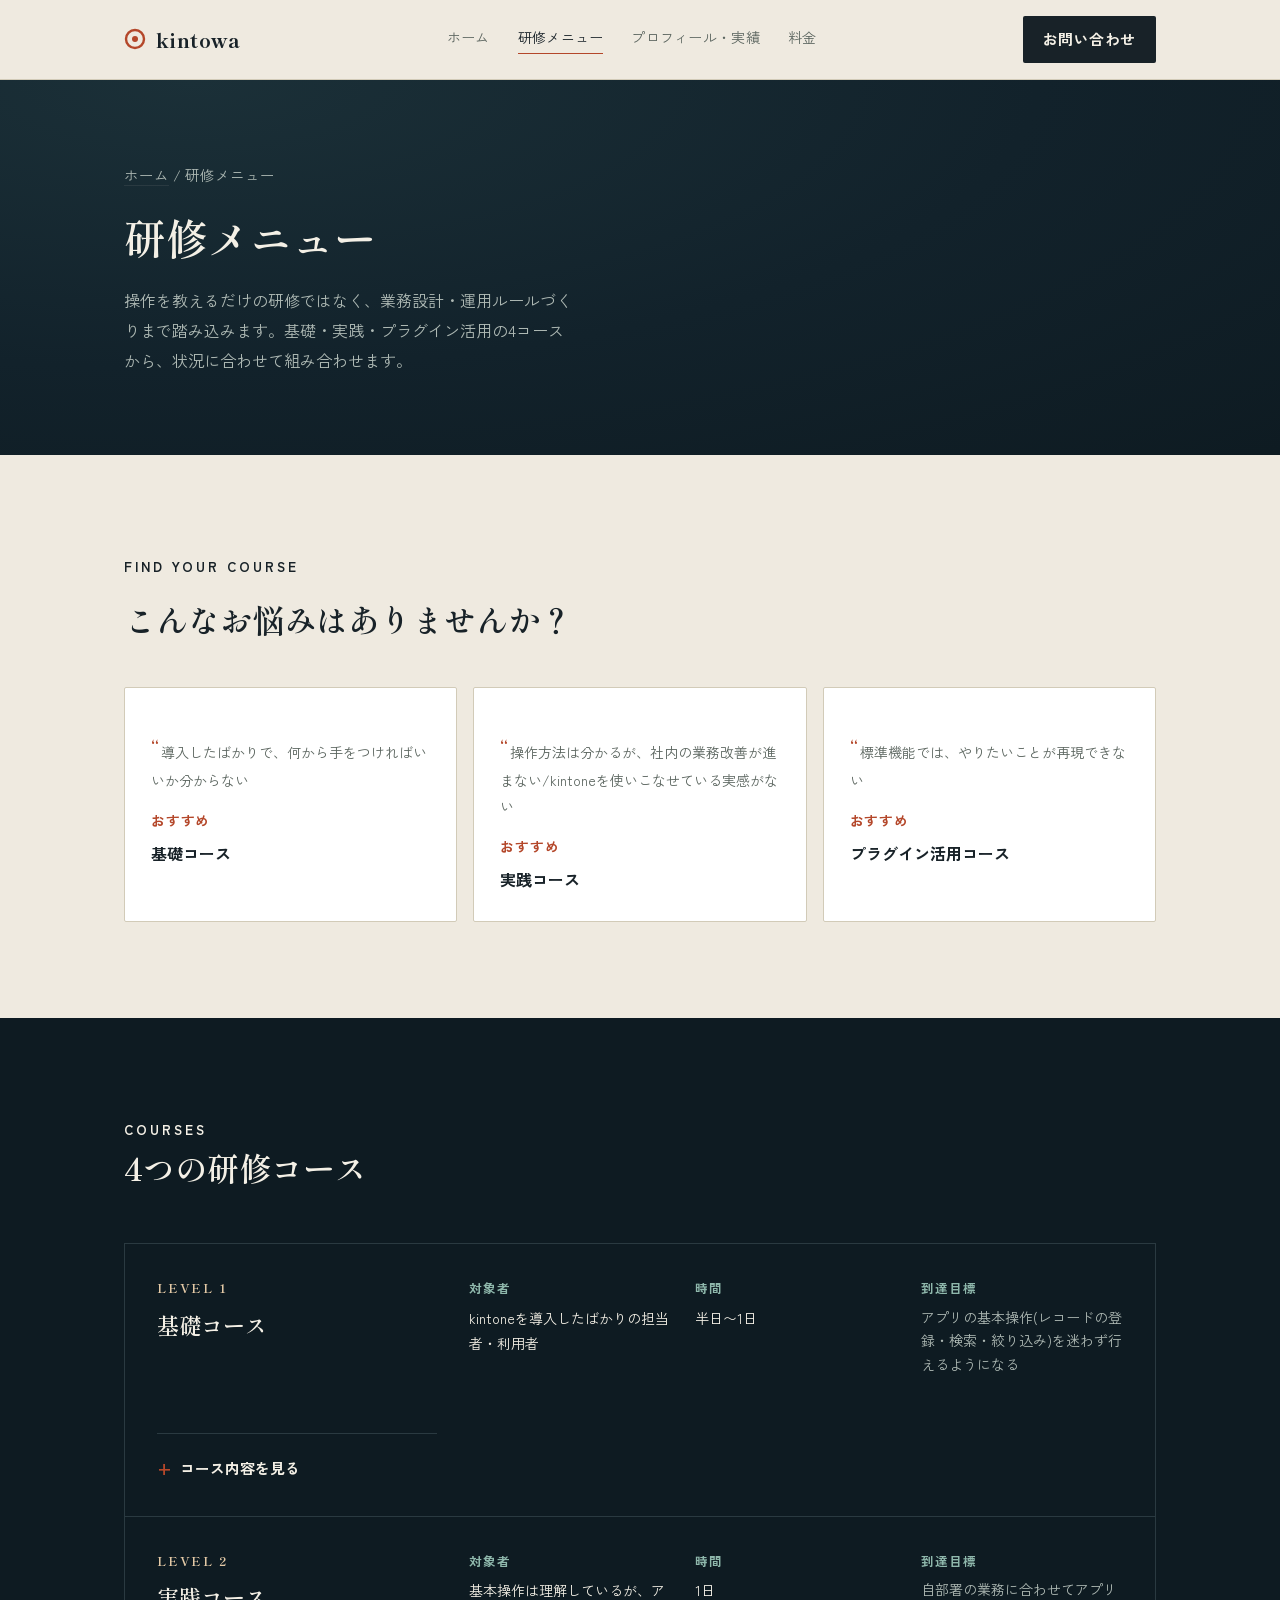
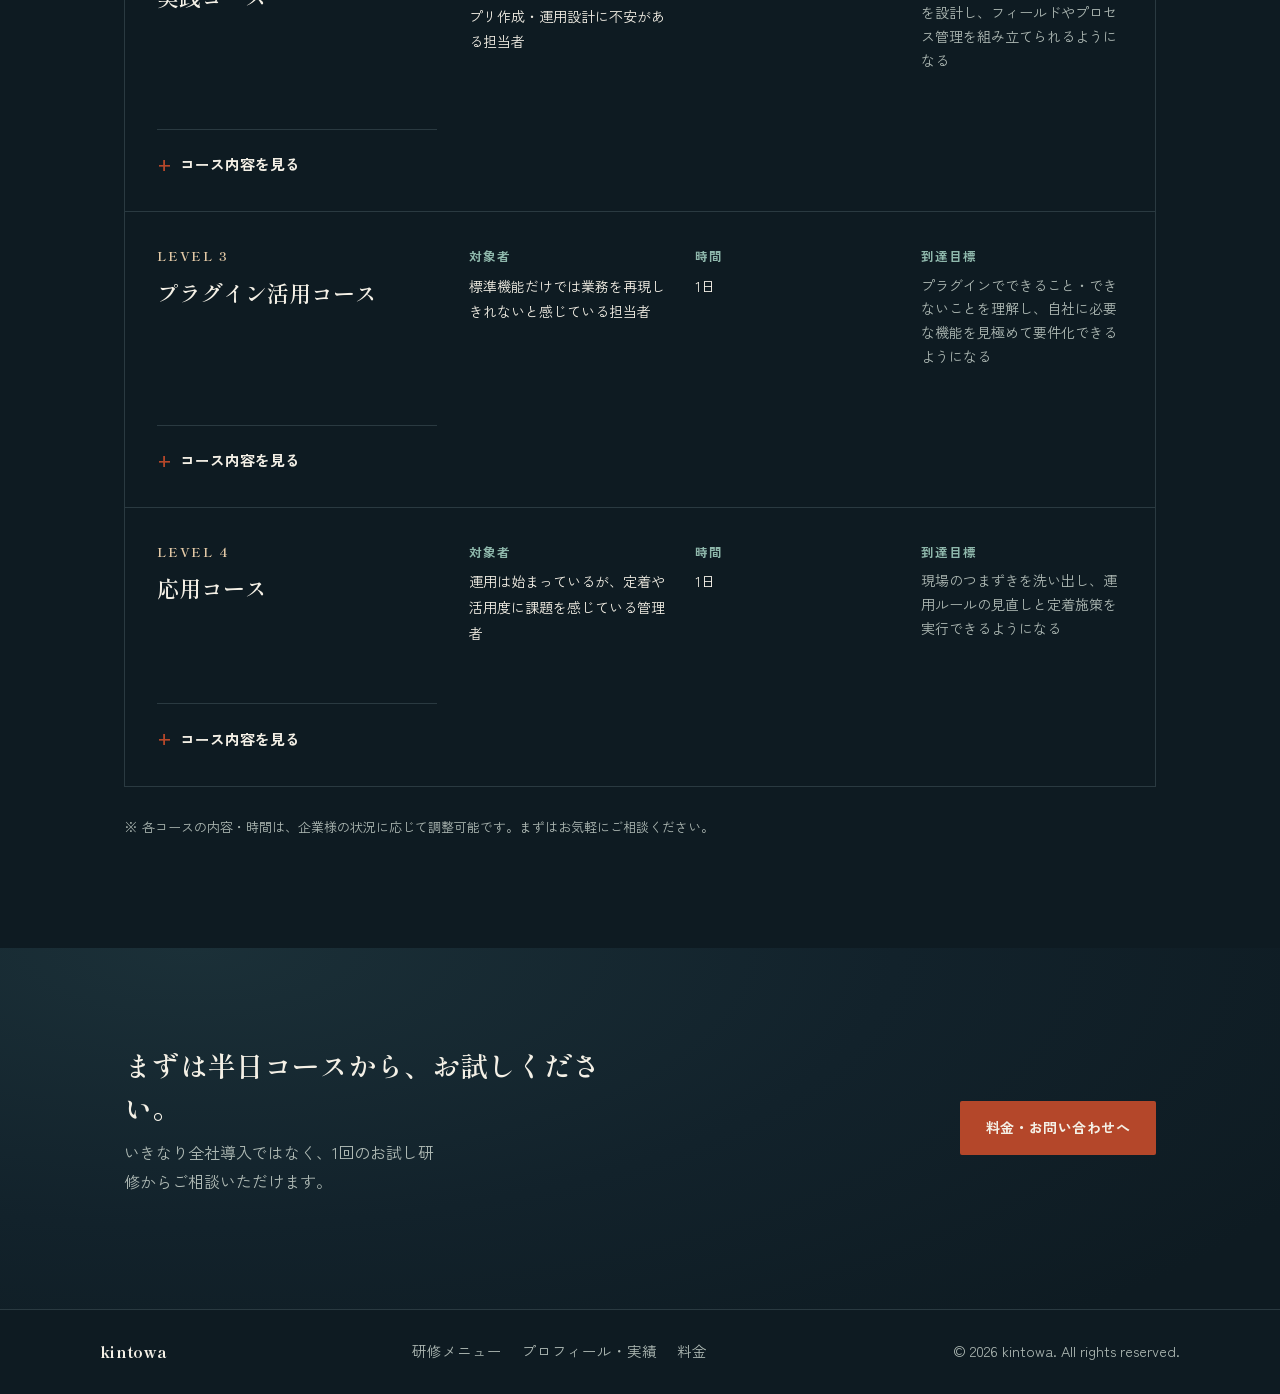
<file: training.html>
<!DOCTYPE html>
<html lang="ja">
<head>
<meta charset="UTF-8">
<meta name="viewport" content="width=device-width, initial-scale=1.0">
<title>研修メニュー | kintowa</title>
<meta name="description" content="kintowaの研修メニュー。基礎・応用・プラグイン活用・実践の4コースを、対象者・時間・到達目標を明記してご案内します。">
<link rel="stylesheet" href="assets/style.css">
</head>
<body>

<header class="on-light">
  <div class="header-inner">
    <a href="index.html" class="brand">
      <svg class="ring" viewBox="0 0 22 22"><circle cx="11" cy="11" r="9" fill="none" stroke="#B4472A" stroke-width="2.4"/><circle cx="11" cy="11" r="3" fill="#B4472A"/></svg>
      kintowa
    </a>
    <nav class="links">
      <a href="index.html">ホーム</a>
      <a href="training.html" class="active">研修メニュー</a>
      <a href="profile.html">プロフィール・実績</a>
      <a href="price.html">料金</a>
    </nav>
    <a href="price.html#contact" class="nav-cta">お問い合わせ</a>
  </div>
</header>

<section class="page-hero">
  <div class="wrap">
    <span class="crumb"><a href="index.html">ホーム</a> / 研修メニュー</span>
    <h1>研修メニュー</h1>
    <p class="lead">操作を教えるだけの研修ではなく、業務設計・運用ルールづくりまで踏み込みます。基礎・実践・プラグイン活用の4コースから、状況に合わせて組み合わせます。</p>
  </div>
</section>

<section class="concern" id="concern">
  <div class="wrap">
    <div class="sec-head">
      <span class="kicker">find your course</span>
      <h2 style="margin-top:14px;">こんなお悩みはありませんか？</h2>
    </div>
    <div class="concern-grid">
      <div class="concern-card">
        <p class="voice">導入したばかりで、何から手をつければいいか分からない</p>
        <div class="rec">おすすめ</div>
        <div class="rec-title">基礎コース</div>
      </div>
      <div class="concern-card">
        <p class="voice">操作方法は分かるが、社内の業務改善が進まない/kintoneを使いこなせている実感がない</p>
        <div class="rec">おすすめ</div>
        <div class="rec-title">実践コース</div>
      </div>
      <div class="concern-card">
        <p class="voice">標準機能では、やりたいことが再現できない</p>
        <div class="rec">おすすめ</div>
        <div class="rec-title">プラグイン活用コース</div>
      </div>
    </div>
  </div>
</section>

<section class="courses" id="courses">
  <div class="wrap">
    <div class="sec-head">
      <span class="kicker">courses</span>
      <h2>4つの研修コース</h2>
    </div>
    <div class="course-list">

      <div class="course-card">
        <div class="lvl">
          <span class="kicker2">LEVEL 1</span>
          <h3>基礎コース</h3>
        </div>
        <div class="course-meta">
          <div>
            <div class="m-label">対象者</div>
            <div class="m-val">kintoneを導入したばかりの担当者・利用者</div>
          </div>
          <div>
            <div class="m-label">時間</div>
            <div class="m-val">半日〜1日</div>
          </div>
          <div>
            <div class="m-label">到達目標</div>
            <div class="m-val goal">アプリの基本操作(レコードの登録・検索・絞り込み)を迷わず行えるようになる</div>
          </div>
        </div>
        <details class="course-content">
          <summary>コース内容を見る</summary>
          <ul class="content-list">
            <li><b>ここにコンテンツ名を入力</b>ここに内容の説明を入力してください。</li>
            <li><b>ここにコンテンツ名を入力</b>ここに内容の説明を入力してください。</li>
            <li><b>ここにコンテンツ名を入力</b>ここに内容の説明を入力してください。</li>
          </ul>
        </details>
      </div>

      <div class="course-card">
        <div class="lvl">
          <span class="kicker2">LEVEL 2</span>
          <h3>実践コース</h3>
        </div>
        <div class="course-meta">
          <div>
            <div class="m-label">対象者</div>
            <div class="m-val">基本操作は理解しているが、アプリ作成・運用設計に不安がある担当者</div>
          </div>
          <div>
            <div class="m-label">時間</div>
            <div class="m-val">1日</div>
          </div>
          <div>
            <div class="m-label">到達目標</div>
            <div class="m-val goal">自部署の業務に合わせてアプリを設計し、フィールドやプロセス管理を組み立てられるようになる</div>
          </div>
        </div>
        <details class="course-content">
          <summary>コース内容を見る</summary>
          <ul class="content-list">
            <li><b>ここにコンテンツ名を入力</b>ここに内容の説明を入力してください。</li>
            <li><b>ここにコンテンツ名を入力</b>ここに内容の説明を入力してください。</li>
            <li><b>ここにコンテンツ名を入力</b>ここに内容の説明を入力してください。</li>
          </ul>
        </details>
      </div>

      <div class="course-card">
        <div class="lvl">
          <span class="kicker2">LEVEL 3</span>
          <h3>プラグイン活用コース</h3>
        </div>
        <div class="course-meta">
          <div>
            <div class="m-label">対象者</div>
            <div class="m-val">標準機能だけでは業務を再現しきれないと感じている担当者</div>
          </div>
          <div>
            <div class="m-label">時間</div>
            <div class="m-val">1日</div>
          </div>
          <div>
            <div class="m-label">到達目標</div>
            <div class="m-val goal">プラグインでできること・できないことを理解し、自社に必要な機能を見極めて要件化できるようになる</div>
          </div>
        </div>
        <details class="course-content">
          <summary>コース内容を見る</summary>
          <ul class="content-list">
            <li><b>ここにコンテンツ名を入力</b>ここに内容の説明を入力してください。</li>
            <li><b>ここにコンテンツ名を入力</b>ここに内容の説明を入力してください。</li>
            <li><b>ここにコンテンツ名を入力</b>ここに内容の説明を入力してください。</li>
          </ul>
        </details>
      </div>

      <div class="course-card">
        <div class="lvl">
          <span class="kicker2">LEVEL 4</span>
          <h3>応用コース</h3>
        </div>
        <div class="course-meta">
          <div>
            <div class="m-label">対象者</div>
            <div class="m-val">運用は始まっているが、定着や活用度に課題を感じている管理者</div>
          </div>
          <div>
            <div class="m-label">時間</div>
            <div class="m-val">1日</div>
          </div>
          <div>
            <div class="m-label">到達目標</div>
            <div class="m-val goal">現場のつまずきを洗い出し、運用ルールの見直しと定着施策を実行できるようになる</div>
          </div>
        </div>
        <details class="course-content">
          <summary>コース内容を見る</summary>
          <ul class="content-list">
            <li><b>ここにコンテンツ名を入力</b>ここに内容の説明を入力してください。</li>
            <li><b>ここにコンテンツ名を入力</b>ここに内容の説明を入力してください。</li>
            <li><b>ここにコンテンツ名を入力</b>ここに内容の説明を入力してください。</li>
          </ul>
        </details>
      </div>

    </div>
    <p style="margin-top:28px;color:var(--muted-on-dark);font-size:13px;">※ 各コースの内容・時間は、企業様の状況に応じて調整可能です。まずはお気軽にご相談ください。</p>
  </div>
</section>

<section class="trial-cta">
  <div class="wrap">
    <div>
      <h2>まずは半日コースから、お試しください。</h2>
      <p>いきなり全社導入ではなく、1回のお試し研修からご相談いただけます。</p>
    </div>
    <a href="price.html#contact" class="btn btn-primary">料金・お問い合わせへ</a>
  </div>
</section>

<footer>
  <div class="wrap footer-inner">
    <span class="brand">kintowa</span>
    <div class="footer-links">
      <a href="training.html">研修メニュー</a>
      <a href="profile.html">プロフィール・実績</a>
      <a href="price.html">料金</a>
    </div>
    <span>© 2026 kintowa. All rights reserved.</span>
  </div>
</footer>

</body>
</html>
</file>
<file: assets/style.css>
@import url('https://fonts.googleapis.com/css2?family=Shippori+Mincho:wght@400;600;800&family=Zen+Kaku+Gothic+New:wght@400;500;700&display=swap');

:root{
  --bg-dark:#12222B;
  --bg-dark-2:#0E1B22;
  --bg-light:#EFEAE0;
  --ink:#182228;
  --paper:#F4F0E6;
  --muted-on-light:#5B655F;
  --muted-on-dark:#AEB9B4;
  --stamp:#B4472A;
  --stamp-soft:#B4472A1a;
  --field:#3E7A6B;
  --field-soft:#3E7A6B26;
  --line-light:#D2CBB8;
  --line-dark:#2A3A41;
  --radius:2px;
}

*{box-sizing:border-box;}
html{scroll-behavior:smooth;}
body{
  margin:0;
  font-family:'Zen Kaku Gothic New', sans-serif;
  background:var(--bg-light);
  color:var(--ink);
  line-height:1.85;
  -webkit-font-smoothing:antialiased;
}
h1,h2,h3{
  font-family:'Shippori Mincho', serif;
  font-weight:600;
  line-height:1.5;
  margin:0;
}
a{color:inherit;text-decoration:none;}
img,svg{display:block;max-width:100%;}
.wrap{max-width:1080px;margin:0 auto;padding:0 24px;}
section{padding:96px 0;}
@media (max-width:640px){ section{padding:64px 0;} }

.kicker{
  font-size:13.5px;
  letter-spacing:.22em;
  font-weight:700;
  text-transform:uppercase;
}
.on-light .kicker{color:var(--stamp);}
.on-dark .kicker{color:#E3C9A6;}

/* ---------- Header ---------- */
header{
  position:sticky; top:0; z-index:50;
  background:rgba(239,234,224,.92);
  backdrop-filter:blur(6px);
  border-bottom:1px solid var(--line-light);
}
.header-inner{
  max-width:1080px;margin:0 auto;padding:16px 24px;
  display:flex;align-items:center;justify-content:space-between;
}
.brand{display:flex;align-items:center;gap:10px;font-family:'Shippori Mincho',serif;font-size:20px;font-weight:800;letter-spacing:.02em;}
.brand .ring{width:22px;height:22px;flex:none;}
nav.links{display:flex;gap:28px;font-size:14px;letter-spacing:.02em;}
nav.links a{color:var(--muted-on-light);border-bottom:1px solid transparent;padding-bottom:2px;transition:color .15s, border-color .15s;}
nav.links a:hover,nav.links a.active{color:var(--ink);border-color:var(--stamp);}
.nav-cta{
  font-size:14.5px;font-weight:700;color:var(--paper);
  background:var(--ink);padding:10px 20px;border-radius:var(--radius);
  letter-spacing:.04em;white-space:nowrap;
}
@media (max-width:800px){ nav.links{display:none;} }

/* ---------- Page header (sub pages) ---------- */
.page-hero{
  background:radial-gradient(120% 140% at 15% 0%, #1B3038 0%, var(--bg-dark) 55%, var(--bg-dark-2) 100%);
  color:var(--paper);
  padding:80px 0 64px;
}
.page-hero h1{font-size:clamp(28px,3.8vw,42px);color:var(--paper);margin-top:16px;}
.page-hero p.lead{margin-top:18px;color:var(--muted-on-dark);font-size:16px;max-width:56ch;}
.crumb{font-size:14.5px;color:var(--muted-on-dark);}
.crumb a{color:var(--muted-on-dark);border-bottom:1px solid var(--line-dark);}
.crumb a:hover{color:var(--paper);}

/* ---------- Hero (home) ---------- */
.hero{
  background:radial-gradient(120% 140% at 15% 0%, #1B3038 0%, var(--bg-dark) 55%, var(--bg-dark-2) 100%);
  color:var(--paper);
  padding-top:120px;
}
.hero-grid{
  display:grid;grid-template-columns:1.1fr .9fr;gap:56px;align-items:center;
}
@media (max-width:860px){ .hero-grid{grid-template-columns:1fr;} }
.hero h1{font-size:clamp(32px,4.6vw,50px);color:var(--paper);margin-top:18px;}
.hero h1 em{font-style:normal;color:#E3C9A6;}
.hero p.lead{margin-top:22px;color:var(--muted-on-dark);font-size:17px;max-width:46ch;}
.hero-cta{display:flex;gap:14px;margin-top:38px;flex-wrap:wrap;}
.btn{
  display:inline-flex;align-items:center;gap:8px;
  padding:14px 26px;border-radius:var(--radius);
  font-size:14px;font-weight:700;letter-spacing:.03em;
  transition:transform .15s ease, background .15s ease;
}
.btn:hover{transform:translateY(-1px);}
.btn-primary{background:var(--stamp);color:var(--paper);}
.btn-primary:hover{background:#9C3B21;}
.btn-ghost{border:1px solid var(--line-dark);color:var(--paper);}
.btn-ghost:hover{border-color:var(--paper);}
.on-light .btn-ghost{border:1px solid var(--line-light);color:var(--ink);}
.on-light .btn-ghost:hover{border-color:var(--ink);}

/* field panel mockup (signature element) */
.field-panel{
  background:linear-gradient(160deg, #182D34 0%, #142329 100%);
  border:1px solid var(--line-dark);
  border-radius:10px;
  box-shadow:0 30px 60px -30px rgba(0,0,0,.55), 0 1px 0 rgba(255,255,255,.03) inset;
  overflow:hidden;
}
.panel-bar{
  display:flex;align-items:center;gap:8px;
  padding:14px 18px;border-bottom:1px solid var(--line-dark);
  background:rgba(255,255,255,.015);
}
.panel-bar .dot{width:8px;height:8px;border-radius:50%;background:#3A4C54;}
.panel-bar .panel-title{
  margin-left:8px;font-size:12.5px;letter-spacing:.06em;color:var(--muted-on-dark);font-weight:500;
}
.panel-body{padding:6px 22px;}
.field-row{
  display:flex;align-items:center;gap:16px;
  padding:16px 0;border-top:1px solid rgba(255,255,255,.05);
}
.field-row:first-child{border-top:none;}
.field-icon{
  flex:none;width:34px;height:34px;border-radius:8px;
  display:flex;align-items:center;justify-content:center;
  font-size:13px;font-weight:700;
  background:var(--field-soft);color:#BFE3D6;
}
.field-info{display:flex;flex-direction:column;gap:3px;}
.field-info .f-type{font-size:11.5px;letter-spacing:.08em;color:#7C9A91;}
.field-info .f-name{font-size:15px;font-weight:700;color:var(--paper);}
.field-row.highlight{
  margin:4px -14px 4px;padding:14px;border-top:none;border-radius:8px;
  background:var(--stamp-soft);border:1px solid var(--stamp);
}
.field-row.highlight .field-icon{background:var(--stamp);color:var(--paper);}
.field-row.highlight .field-info .f-type{color:#D99C82;}
.field-row.highlight .field-info .f-name{color:#F4D9C9;}
@media (max-width:860px){ .field-panel{max-width:420px;} }
@media (max-width:480px){ .field-panel{display:none;} }

/* ---------- Stats (signature: kintone record-list style) ---------- */
.stats{background:var(--bg-dark-2);color:var(--paper);border-top:1px solid var(--line-dark);border-bottom:1px solid var(--line-dark);}
.stats-table{display:grid;grid-template-columns:repeat(4,1fr);}
@media (max-width:820px){ .stats-table{grid-template-columns:repeat(2,1fr);} }
.stat-cell{padding:32px 28px;border-left:1px solid var(--line-dark);}
.stat-cell:first-child{border-left:none;}
@media (max-width:820px){ .stat-cell:nth-child(2n+1){border-left:none;} .stat-cell{border-top:1px solid var(--line-dark);} .stat-cell:nth-child(-n+2){border-top:none;} }
.stat-cell .stat-label{font-size:12.5px;letter-spacing:.1em;color:#8FB8AC;font-weight:700;margin-bottom:10px;}
.stat-cell .stat-num{font-family:'Shippori Mincho',serif;font-size:clamp(26px,3vw,36px);color:var(--paper);}
.stat-cell .stat-num small{font-size:14px;color:var(--muted-on-dark);font-weight:400;margin-left:4px;}

/* ---------- About ---------- */
.about{background:var(--bg-light);}
.about-grid{display:grid;grid-template-columns:.5fr 1fr;gap:48px;}
@media (max-width:720px){ .about-grid{grid-template-columns:1fr;} }
.about h2{font-size:clamp(24px,3vw,32px);}
.about p{color:var(--muted-on-light);max-width:56ch;}
.rule{width:56px;height:2px;background:var(--stamp);margin:22px 0;}

/* ---------- Services (icon cards) ---------- */
.services{background:var(--bg-dark-2);color:var(--paper);}
.services .sec-head{max-width:60ch;margin-bottom:56px;}
.services h2{color:var(--paper);font-size:clamp(24px,3vw,32px);margin-top:14px;}
.svc-grid{display:grid;grid-template-columns:repeat(3,1fr);gap:1px;background:var(--line-dark);border:1px solid var(--line-dark);}
@media (max-width:820px){ .svc-grid{grid-template-columns:1fr;} }
.svc-card{background:var(--bg-dark-2);padding:36px 30px;}
.svc-icon{width:40px;height:40px;margin-bottom:22px;}
.svc-icon.f1{color:#7FC2AE;}
.svc-icon.f2{color:#7FC2AE;}
.svc-icon.f3{color:#E3946F;}
.svc-card .tagchip{
  display:inline-block;font-size:12.5px;font-weight:700;letter-spacing:.1em;
  padding:5px 12px;border-radius:999px;margin-bottom:20px;
}
.svc-card.f1 .tagchip,.svc-card.f2 .tagchip{background:var(--field-soft);color:#BFE3D6;border:1px solid #3E7A6B66;}
.svc-card.f3 .tagchip{background:var(--stamp-soft);color:#F4D9C9;border:1px solid var(--stamp);}
.svc-card h3{color:var(--paper);font-size:20px;margin-bottom:14px;}
.svc-card p{color:var(--muted-on-dark);font-size:15px;margin:0 0 18px;}
.svc-card .svc-link{font-size:14.5px;font-weight:700;color:var(--paper);border-bottom:1px solid var(--stamp);}

/* ---------- Partner section ---------- */
.partner{background:var(--bg-light);}
.partner-grid{display:grid;grid-template-columns:.9fr 1.1fr;gap:56px;align-items:center;}
@media (max-width:860px){ .partner-grid{grid-template-columns:1fr;} }
.partner h2{font-size:clamp(24px,3vw,32px);}
.partner p{color:var(--muted-on-light);max-width:52ch;}
.partner-badges{display:flex;flex-direction:column;gap:1px;background:var(--line-light);border:1px solid var(--line-light);}
.partner-badge{background:var(--bg-light);padding:20px 24px;display:flex;gap:16px;align-items:flex-start;}
.partner-badge .mk{font-family:'Shippori Mincho',serif;color:var(--stamp);font-size:20px;flex:none;}
.partner-badge .tx b{display:block;font-size:15px;margin-bottom:4px;}
.partner-badge .tx span{font-size:14.5px;color:var(--muted-on-light);}

/* ---------- Flow ---------- */
.flow{background:var(--bg-light);}
.flow .sec-head{max-width:60ch;margin-bottom:52px;}
.flow h2{font-size:clamp(24px,3vw,32px);}
.steps{display:grid;grid-template-columns:repeat(4,1fr);gap:0;position:relative;}
@media (max-width:860px){ .steps{grid-template-columns:1fr;gap:28px;} }
.step{padding:0 24px 0 0;position:relative;}
.step:not(:last-child)::after{
  content:"";position:absolute;top:14px;right:0;width:100%;height:1px;background:var(--line-light);
}
@media (max-width:860px){ .step:not(:last-child)::after{display:none;} }
.step .num{font-family:'Shippori Mincho',serif;font-size:28px;color:var(--stamp);display:block;margin-bottom:14px;}
.step h4{font-size:16px;font-weight:700;margin-bottom:8px;font-family:'Zen Kaku Gothic New',sans-serif;}
.step p{color:var(--muted-on-light);font-size:14px;margin:0;}

/* ---------- FAQ ---------- */
.faq{background:var(--bg-light);border-top:1px solid var(--line-light);}
.faq h2{font-size:clamp(24px,3vw,32px);margin-bottom:40px;}
.qa{border-top:1px solid var(--line-light);padding:26px 0;}
.qa:last-child{border-bottom:1px solid var(--line-light);}
.qa .q{display:flex;gap:14px;font-weight:700;font-size:16px;}
.qa .q .mark{color:var(--stamp);font-family:'Shippori Mincho',serif;}
.qa .a{margin-top:12px;padding-left:30px;color:var(--muted-on-light);font-size:15px;}

/* ---------- Contact ---------- */
.contact{
  background:radial-gradient(100% 140% at 85% 100%, #1B3038 0%, var(--bg-dark) 55%, var(--bg-dark-2) 100%);
  color:var(--paper);
}
.contact-inner{display:grid;grid-template-columns:1fr 1fr;gap:56px;align-items:start;}
@media (max-width:820px){ .contact-inner{grid-template-columns:1fr;} }
.contact h2{color:var(--paper);font-size:clamp(26px,3.4vw,36px);}
.contact p.lead{color:var(--muted-on-dark);margin-top:16px;max-width:46ch;}
.contact-card{
  background:#0E1B22;border:1px solid var(--line-dark);border-radius:var(--radius);padding:32px;
}
.contact-card .row{display:flex;justify-content:space-between;padding:14px 0;border-bottom:1px solid var(--line-dark);font-size:14px;}
.contact-card .row:last-of-type{border-bottom:none;}
.contact-card .row span:first-child{color:var(--muted-on-dark);}
.contact-card .row span:last-child{color:var(--paper);font-weight:700;}
.contact-note{margin-top:18px;font-size:13.5px;color:var(--muted-on-dark);line-height:1.7;}

/* ---------- Footer ---------- */
footer{background:var(--bg-dark-2);color:var(--muted-on-dark);border-top:1px solid var(--line-dark);}
.footer-inner{display:flex;justify-content:space-between;align-items:center;padding:28px 0;font-size:14.5px;flex-wrap:wrap;gap:12px;}
.footer-inner .brand{color:var(--paper);font-size:15px;}
.footer-links{display:flex;gap:20px;font-size:14.5px;}
.footer-links a:hover{color:var(--paper);}

/* ---------- Course content (accordion, easy to edit) ---------- */
.course-content{margin-top:24px;border-top:1px solid var(--line-dark);padding-top:20px;}
.course-content summary{
  cursor:pointer;list-style:none;display:flex;align-items:center;gap:8px;
  font-size:14.5px;font-weight:700;color:var(--paper);
}
.course-content summary::-webkit-details-marker{display:none;}
.course-content summary::before{content:"+";color:var(--stamp);font-size:16px;font-weight:700;}
.course-content[open] summary::before{content:"–";}
.content-list{margin:16px 0 0;padding-left:0;list-style:none;}
.content-list li{
  padding:12px 0 12px 20px;border-top:1px solid var(--line-dark);
  font-size:14.5px;color:var(--muted-on-dark);position:relative;
}
.content-list li:first-child{border-top:none;}
.content-list li::before{content:"";position:absolute;left:0;top:20px;width:8px;height:1px;background:var(--stamp);}
.content-list li b{display:block;color:var(--paper);font-size:15px;margin-bottom:3px;font-weight:700;}

/* ---------- Training menu page ---------- */
.concern{background:var(--bg-light);}
.concern .sec-head{max-width:60ch;margin-bottom:44px;}
.concern h2{font-size:clamp(24px,3vw,32px);}
.concern-grid{display:grid;grid-template-columns:repeat(3,1fr);gap:16px;}
@media (max-width:820px){ .concern-grid{grid-template-columns:1fr;} }
.concern-card{background:#fff;border:1px solid var(--line-light);border-radius:var(--radius);padding:26px;}
.concern-card .voice{font-size:14px;color:var(--muted-on-light);font-style:normal;margin-bottom:14px;}
.concern-card .voice::before{content:"“";color:var(--stamp);font-family:'Shippori Mincho',serif;font-size:22px;margin-right:2px;}
.concern-card .rec{font-size:13.5px;letter-spacing:.06em;color:var(--stamp);font-weight:700;margin-bottom:6px;}
.concern-card .rec-title{font-size:16px;font-weight:700;}

.courses{background:var(--bg-dark-2);color:var(--paper);}
.courses .sec-head{max-width:60ch;margin-bottom:52px;}
.courses h2{color:var(--paper);font-size:clamp(24px,3vw,32px);}
.course-list{display:flex;flex-direction:column;gap:1px;background:var(--line-dark);border:1px solid var(--line-dark);}
.course-card{background:var(--bg-dark-2);padding:32px;display:grid;grid-template-columns:.9fr 2.1fr;gap:32px;}
@media (max-width:780px){ .course-card{grid-template-columns:1fr;gap:16px;} }
.course-card .lvl{font-family:'Shippori Mincho',serif;}
.course-card .lvl .kicker2{font-size:12.5px;letter-spacing:.14em;color:#E3C9A6;font-weight:700;display:block;margin-bottom:8px;}
.course-card .lvl h3{color:var(--paper);font-size:22px;}
.course-meta{display:grid;grid-template-columns:repeat(3,1fr);gap:24px;}
@media (max-width:560px){ .course-meta{grid-template-columns:1fr;gap:14px;} }
.course-meta .m-label{font-size:12.5px;letter-spacing:.08em;color:#8FB8AC;font-weight:700;margin-bottom:6px;}
.course-meta .m-val{font-size:14px;color:var(--paper);}
.course-meta .m-val.goal{color:var(--muted-on-dark);line-height:1.7;}

/* ---------- Profile page ---------- */
.profile-head{background:var(--bg-light);}
.profile-grid{display:grid;grid-template-columns:.9fr 1.1fr;gap:56px;align-items:start;}
@media (max-width:820px){ .profile-grid{grid-template-columns:1fr;} }
.profile-card{background:#fff;border:1px solid var(--line-light);border-radius:var(--radius);padding:32px;}
.profile-card .role{font-size:13.5px;letter-spacing:.1em;color:var(--stamp);font-weight:700;margin-bottom:10px;}
.profile-card h2{font-size:26px;margin-bottom:18px;}
.timeline{display:flex;flex-direction:column;gap:0;margin-top:8px;}
.tl-item{display:grid;grid-template-columns:88px 1fr;gap:18px;padding:18px 0;border-top:1px solid var(--line-light);}
.tl-item:first-child{border-top:none;}
.tl-item .dur{font-family:'Shippori Mincho',serif;font-size:15px;color:var(--stamp);}
.tl-item .role-title{font-weight:700;font-size:15px;margin-bottom:4px;}
.tl-item p{color:var(--muted-on-light);font-size:14px;margin:0;}

.certs{background:var(--bg-dark-2);color:var(--paper);}
.certs h2{color:var(--paper);font-size:clamp(24px,3vw,32px);margin-bottom:44px;}
.cert-grid{display:grid;grid-template-columns:repeat(2,1fr);gap:1px;background:var(--line-dark);border:1px solid var(--line-dark);}
@media (max-width:640px){ .cert-grid{grid-template-columns:1fr;} }
.cert-card{background:var(--bg-dark-2);padding:26px 28px;display:flex;gap:16px;align-items:flex-start;}
.cert-card .cmk{width:34px;height:34px;flex:none;color:#7FC2AE;}
.cert-card b{display:block;font-size:15px;color:var(--paper);margin-bottom:4px;}
.cert-card span{font-size:14.5px;color:var(--muted-on-dark);}

.track-record{background:var(--bg-light);}
.track-record h2{font-size:clamp(24px,3vw,32px);margin-bottom:44px;}

/* ---------- Plugin products (price page) ---------- */
.products{background:var(--bg-dark-2);color:var(--paper);}
.products .sec-head{max-width:60ch;margin-bottom:44px;}
.products h2{color:var(--paper);font-size:clamp(24px,3vw,32px);}
.product-grid{display:grid;grid-template-columns:repeat(3,1fr);gap:1px;background:var(--line-dark);border:1px solid var(--line-dark);}
@media (max-width:820px){ .product-grid{grid-template-columns:1fr;} }
.product-card{background:var(--bg-dark-2);padding:28px;}
.product-card .p-tag{font-size:12.5px;letter-spacing:.08em;color:#8FB8AC;font-weight:700;margin-bottom:14px;}
.product-card h4{color:var(--paper);font-size:17px;margin-bottom:10px;font-family:'Shippori Mincho',serif;}
.product-card p{color:var(--muted-on-dark);font-size:14.5px;margin:0 0 18px;}
.product-card .p-price{font-family:'Shippori Mincho',serif;font-size:22px;color:var(--stamp);}
.product-card .p-price small{font-size:13px;color:var(--muted-on-dark);font-weight:400;font-family:'Zen Kaku Gothic New',sans-serif;margin-left:4px;}

/* ---------- Price page ---------- */
.price-toggle-note{background:var(--bg-light);}
.price-plans{display:grid;grid-template-columns:repeat(2,1fr);gap:24px;}
@media (max-width:820px){ .price-plans{grid-template-columns:1fr;} }
.plan-card{background:#fff;border:1px solid var(--line-light);border-radius:var(--radius);padding:32px;position:relative;}
.plan-card.direct{border-color:var(--stamp);box-shadow:0 12px 30px -18px rgba(180,71,42,.35);}
.plan-card .plan-tag{font-size:12.5px;letter-spacing:.1em;font-weight:700;color:var(--stamp);margin-bottom:12px;display:block;}
.plan-card h3{font-size:20px;margin-bottom:8px;}
.plan-card .plan-note{font-size:14.5px;color:var(--muted-on-light);margin-bottom:24px;}
.plan-row{display:flex;justify-content:space-between;align-items:baseline;padding:16px 0;border-top:1px solid var(--line-light);}
.plan-row:first-of-type{border-top:none;}
.plan-row .p-name{font-size:14px;color:var(--muted-on-light);}
.plan-row .p-val{font-family:'Shippori Mincho',serif;font-size:18px;}
.plan-row .p-val small{font-size:13.5px;color:var(--muted-on-light);font-weight:400;margin-left:4px;font-family:'Zen Kaku Gothic New',sans-serif;}

.trial-cta{
  background:radial-gradient(100% 140% at 15% 0%, #1B3038 0%, var(--bg-dark) 55%, var(--bg-dark-2) 100%);
  color:var(--paper);
}
.trial-cta .wrap{display:flex;justify-content:space-between;align-items:center;gap:32px;flex-wrap:wrap;}
.trial-cta h2{color:var(--paper);font-size:clamp(22px,2.8vw,28px);max-width:32ch;}
.trial-cta p{color:var(--muted-on-dark);margin-top:10px;max-width:40ch;}

@media (prefers-reduced-motion: reduce){
  html{scroll-behavior:auto;}
  .btn{transition:none;}
}
</file>
